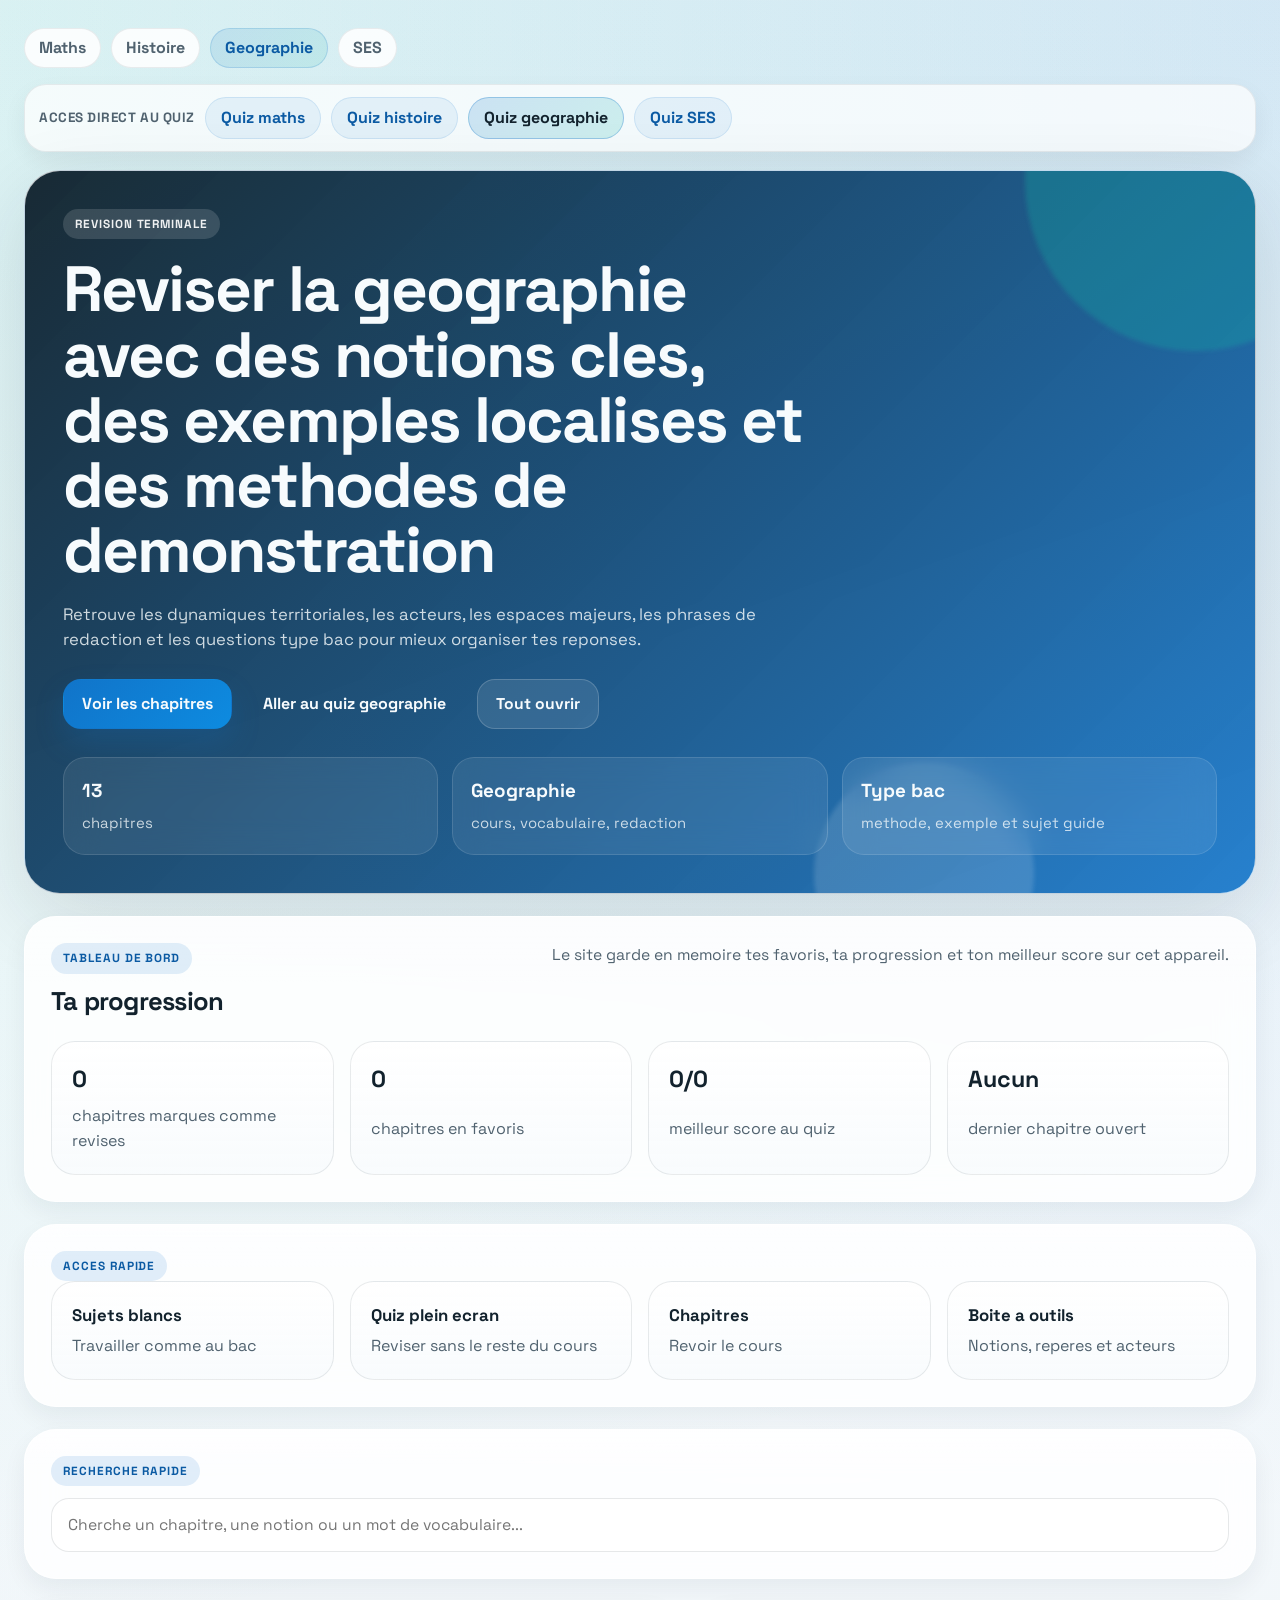
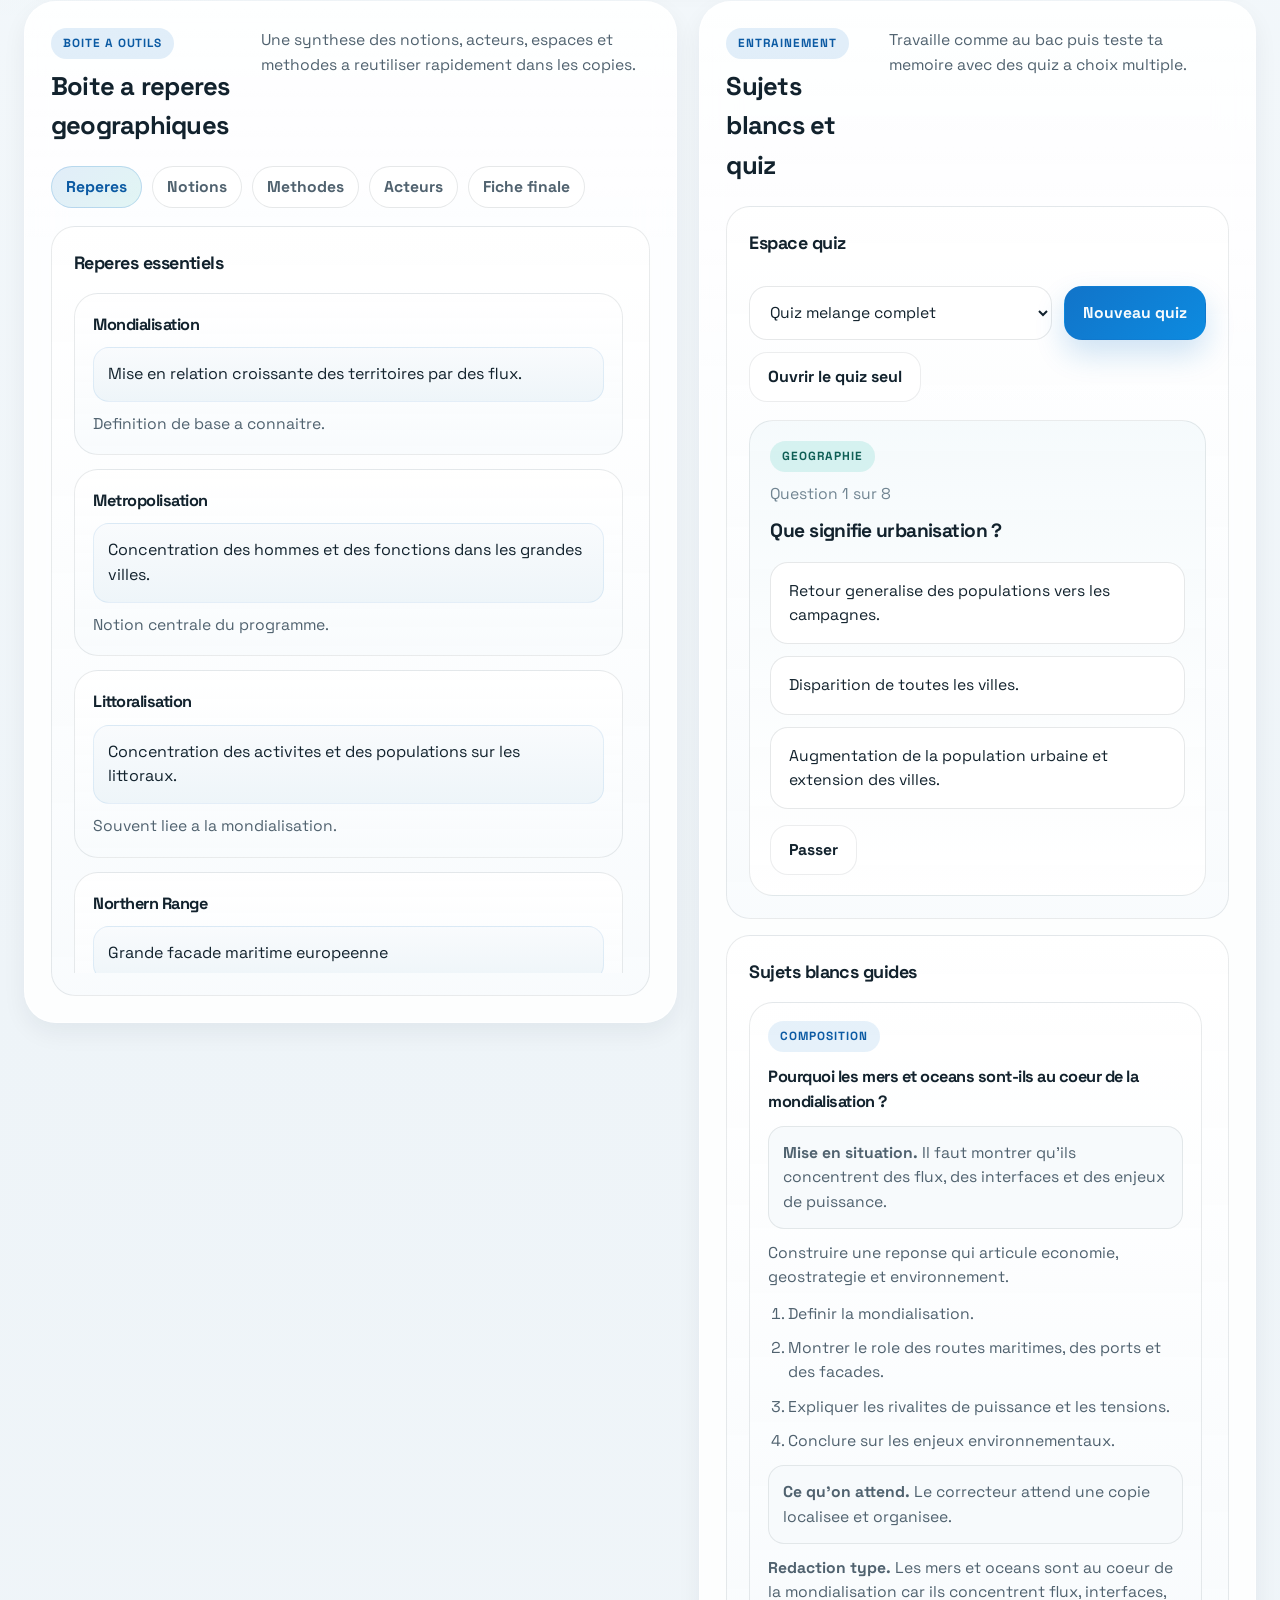
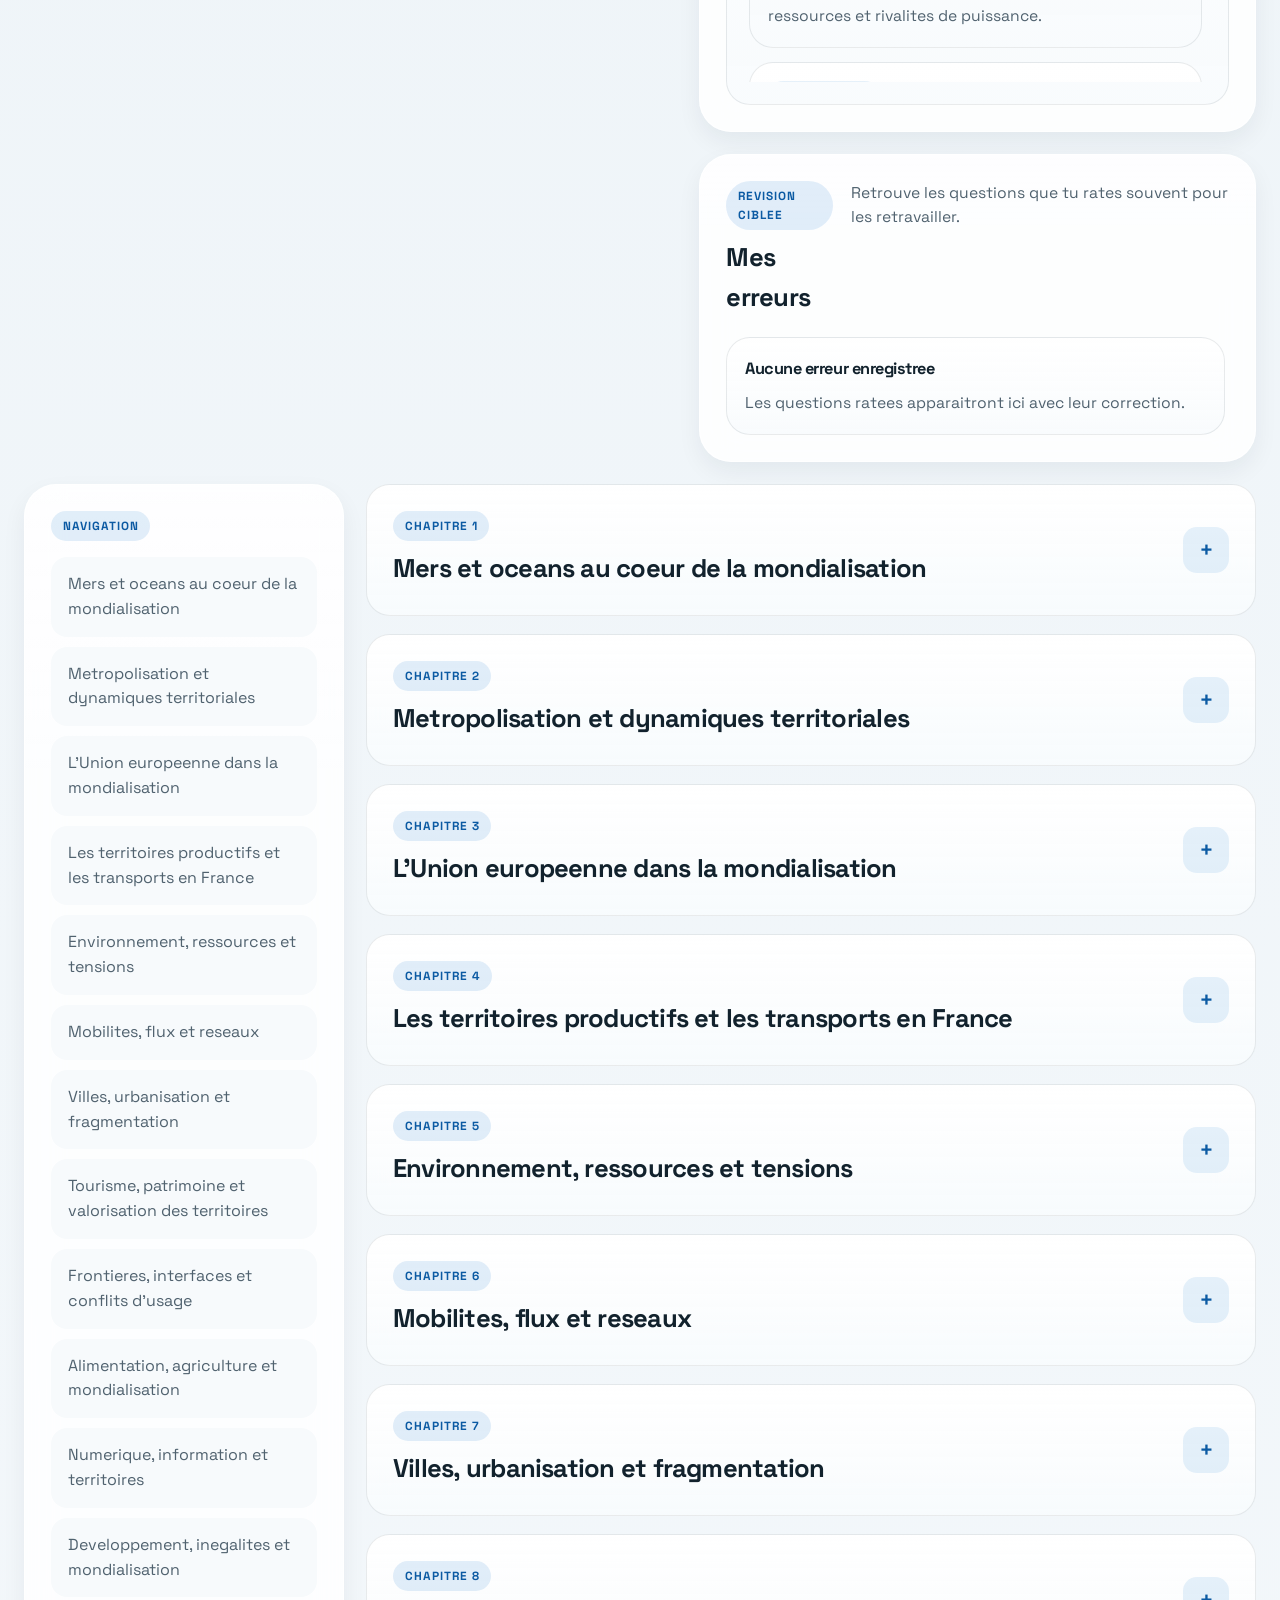
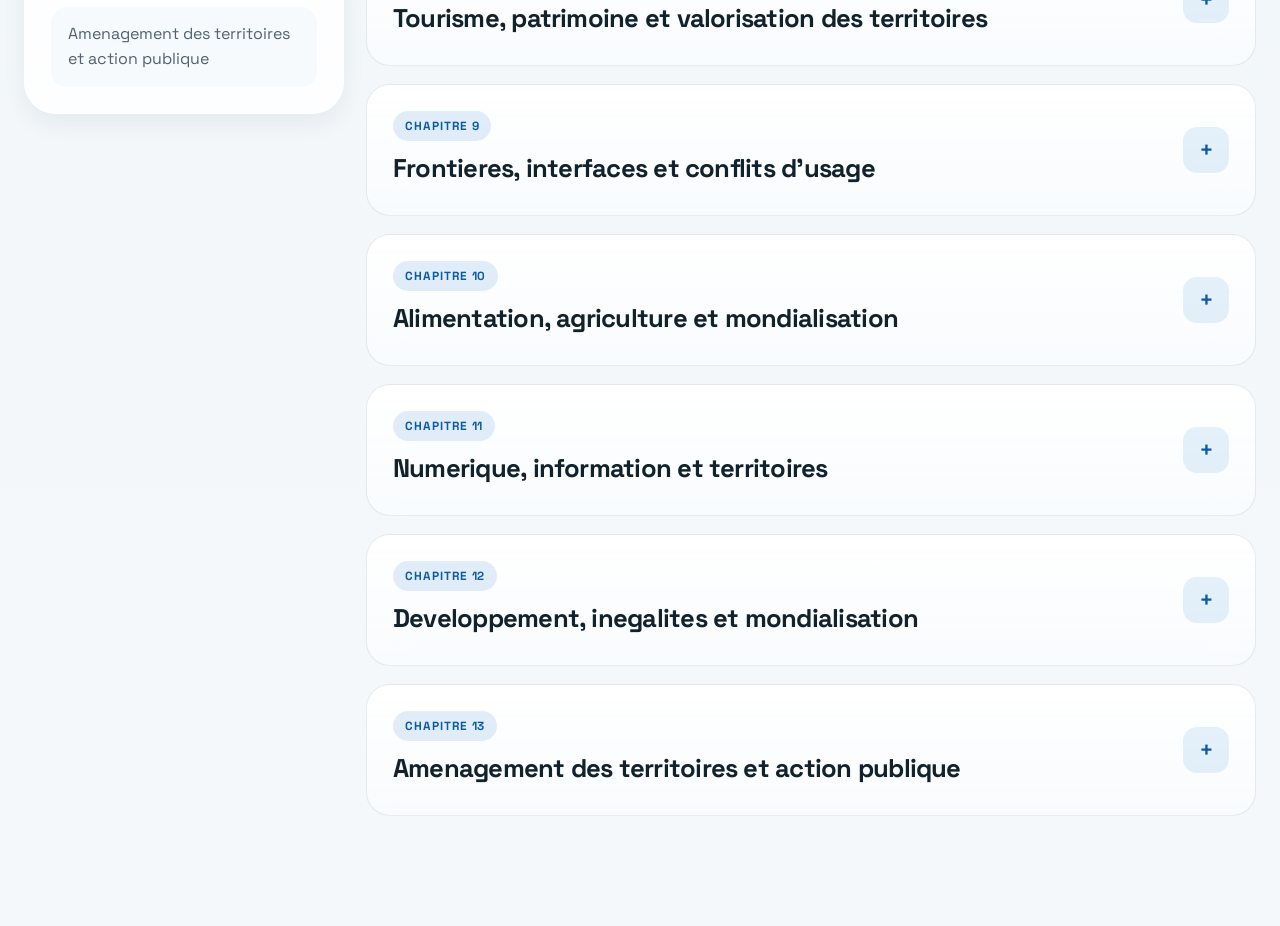
<file: geographie.html>
<!DOCTYPE html>
<html lang="fr">
  <head>
    <meta charset="UTF-8" />
    <meta name="viewport" content="width=device-width, initial-scale=1.0, viewport-fit=cover" />
    <title>Geographie - Revision Bac</title>
    <meta name="theme-color" content="#12222d" />
    <meta name="mobile-web-app-capable" content="yes" />
    <meta name="apple-mobile-web-app-capable" content="yes" />
    <meta name="apple-mobile-web-app-status-bar-style" content="default" />
    <meta name="apple-mobile-web-app-title" content="Revision Bac" />
    <link rel="manifest" href="./manifest.webmanifest" />
    <link rel="icon" href="./icon.svg" type="image/svg+xml" />
    <link rel="apple-touch-icon" href="./icon-192.png" />
    <link rel="preconnect" href="https://fonts.googleapis.com" />
    <link rel="preconnect" href="https://fonts.gstatic.com" crossorigin />
    <link href="https://fonts.googleapis.com/css2?family=Space+Grotesk:wght@400;500;700&display=swap" rel="stylesheet" />
    <link rel="stylesheet" href="./styles.css" />
  </head>
  <body data-subject="geographie">
    <div class="page-shell">
      <nav class="subject-switch" aria-label="Choix de la matiere">
        <a class="subject-pill" href="./index.html">Maths</a>
        <a class="subject-pill" href="./histoire.html">Histoire</a>
        <a class="subject-pill is-current" href="./geographie.html">Geographie</a>
        <a class="subject-pill" href="./ses.html">SES</a>
      </nav>
      <nav class="quiz-switch" aria-label="Acces direct aux quiz">
        <span class="quiz-switch-label">Acces direct au quiz</span>
        <a class="quiz-pill" href="./quiz-center.html?subject=maths">Quiz maths</a>
        <a class="quiz-pill" href="./quiz-center.html?subject=histoire">Quiz histoire</a>
        <a class="quiz-pill is-current" href="./quiz-center.html?subject=geographie">Quiz geographie</a>
        <a class="quiz-pill" href="./quiz-center.html?subject=ses">Quiz SES</a>
      </nav>
      <header class="hero">
        <p class="eyebrow" id="hero-eyebrow"></p>
        <h1 id="hero-title"></h1>
        <p class="hero-copy" id="hero-copy"></p>
        <div class="hero-actions">
          <a href="#chapitres" class="button primary">Voir les chapitres</a>
          <a href="./quiz-center.html?subject=geographie" class="button secondary">Aller au quiz geographie</a>
          <button class="button ghost" id="toggle-all" type="button">Tout ouvrir</button>
        </div>
        <div class="hero-stats">
          <div><strong id="chapter-count">0</strong><span>chapitres</span></div>
          <div><strong id="subject-name">0</strong><span>cours, vocabulaire, redaction</span></div>
          <div><strong>Type bac</strong><span>methode, exemple et sujet guide</span></div>
        </div>
      </header>
      <main>
        <section class="panel dashboard-panel">
          <div class="dashboard-head"><div><p class="section-tag">Tableau de bord</p><h2>Ta progression</h2></div><p class="dashboard-copy">Le site garde en memoire tes favoris, ta progression et ton meilleur score sur cet appareil.</p></div>
          <div class="dashboard-grid">
            <article class="dashboard-card"><strong id="progress-completed">0</strong><span>chapitres marques comme revises</span></article>
            <article class="dashboard-card"><strong id="progress-favorites">0</strong><span>chapitres en favoris</span></article>
            <article class="dashboard-card"><strong id="progress-best-quiz">0/0</strong><span>meilleur score au quiz</span></article>
            <article class="dashboard-card"><strong id="progress-last-chapter">Aucun</strong><span>dernier chapitre ouvert</span></article>
          </div>
        </section>
        <section class="panel quick-access-panel">
          <p class="section-tag">Acces rapide</p>
          <div class="quick-access-grid">
            <a class="quick-card" href="#sujets-blancs"><strong>Sujets blancs</strong><span>Travailler comme au bac</span></a>
            <a class="quick-card" id="full-quiz-link" href="./quiz-center.html?subject=geographie"><strong>Quiz plein ecran</strong><span>Reviser sans le reste du cours</span></a>
            <a class="quick-card" href="#chapitres"><strong>Chapitres</strong><span>Revoir le cours</span></a>
            <a class="quick-card" href="#boite-outils"><strong>Boite a outils</strong><span>Notions, reperes et acteurs</span></a>
          </div>
        </section>
        <section class="panel search-panel">
          <label for="search-input" class="section-tag">Recherche rapide</label>
          <input id="search-input" type="search" placeholder="Cherche un chapitre, une notion ou un mot de vocabulaire..." />
        </section>
        <section class="workspace-layout">
          <div class="workspace-main">
            <section class="panel toolbox-panel" id="boite-outils">
              <div class="training-head"><div><p class="section-tag">Boite a outils</p><h2 id="toolbox-title"></h2></div><p class="training-copy" id="toolbox-copy"></p></div>
              <div class="toolbox-tabs">
                <button class="toolbox-tab is-active" type="button" data-toolbox-target="markers">Reperes</button>
                <button class="toolbox-tab" type="button" data-toolbox-target="notions">Notions</button>
                <button class="toolbox-tab" type="button" data-toolbox-target="methods">Methodes</button>
                <button class="toolbox-tab" type="button" data-toolbox-target="actors">Acteurs</button>
                <button class="toolbox-tab" type="button" data-toolbox-target="reference">Fiche finale</button>
              </div>
              <div class="toolbox-panes">
                <section class="training-section toolbox-pane is-active" data-toolbox-pane="markers"><h3>Reperes essentiels</h3><div id="toolbox-markers" class="formula-list compact-list"></div></section>
                <section class="training-section toolbox-pane" data-toolbox-pane="notions"><h3>Notions essentielles</h3><div id="toolbox-notions" class="formula-list compact-list"></div></section>
                <section class="training-section toolbox-pane" data-toolbox-pane="methods"><h3>Methodes de copie</h3><div id="toolbox-methods" class="formula-list compact-list"></div></section>
                <section class="training-section toolbox-pane" data-toolbox-pane="actors"><h3>Acteurs a citer</h3><div id="toolbox-actors" class="formula-list compact-list"></div></section>
                <section class="training-section toolbox-pane" data-toolbox-pane="reference"><h3>Fiche finale</h3><div id="reference-sheet" class="reference-sheet"></div></section>
              </div>
            </section>
          </div>
          <div class="workspace-side">
            <section class="panel training-panel" id="sujets-blancs">
              <div class="training-head"><div><p class="section-tag">Entrainement</p><h2>Sujets blancs et quiz</h2></div><p class="training-copy">Travaille comme au bac puis teste ta memoire avec des quiz a choix multiple.</p></div>
              <div class="training-grid training-grid-single">
                <section class="training-section">
                  <div class="quiz-head">
                    <h3>Espace quiz</h3>
                    <div class="quiz-toolbar">
                      <select id="quiz-mode" class="quiz-select">
                        <option value="mixed">Quiz melange complet</option>
                        <option value="toolbox">Quiz boite a outils</option>
                        <option value="memory-course">Phrases de cours</option>
                        <option value="memory-writing">Phrases de redaction</option>
                        <option value="memory-vocab">Vocabulaire obligatoire</option>
                        <option value="mistakes">Erreurs frequentes</option>
                      </select>
                      <button class="button primary quiz-button" id="new-quiz" type="button">Nouveau quiz</button>
                      <a class="button ghost quiz-linkout" id="inline-quiz-link" href="./quiz-center.html?subject=geographie">Ouvrir le quiz seul</a>
                    </div>
                  </div>
                  <div id="quiz-box" class="quiz-box"></div>
                </section>
                <section class="training-section"><h3>Sujets blancs guides</h3><div id="mock-exams" class="mock-list compact-list"></div></section>
              </div>
            </section>
            <section class="panel training-panel" id="mes-erreurs">
              <div class="training-head"><div><p class="section-tag">Revision ciblee</p><h2>Mes erreurs</h2></div><p class="training-copy">Retrouve les questions que tu rates souvent pour les retravailler.</p></div>
              <div id="mistakes-box" class="mistakes-list compact-list"></div>
            </section>
          </div>
        </section>
        <section class="chapters-layout" id="chapitres">
          <aside class="panel sidebar"><p class="section-tag">Navigation</p><nav id="chapter-nav" class="chapter-nav"></nav></aside>
          <section id="chapters-container" class="chapters-container"></section>
        </section>
      </main>
    </div>
    <template id="chapter-template">
      <article class="panel chapter-card">
        <button class="chapter-header" type="button"><div><p class="section-tag chapter-index"></p><h2 class="chapter-title"></h2></div><span class="chapter-toggle">+</span></button>
        <div class="chapter-body">
          <div class="chapter-actions"><button class="chapter-chip favorite-chip" type="button">Ajouter aux favoris</button><button class="chapter-chip complete-chip" type="button">Marquer comme revise</button></div>
          <p class="chapter-summary"></p>
          <div class="content-grid">
            <section><h3>Definitions et savoir-faire</h3><ul class="bullet-list must-know"></ul></section>
            <section><h3>Phrases a connaitre par coeur</h3><ul class="bullet-list memory-lines"></ul></section>
          </div>
          <section class="table-section"><h3>Vocabulaire a utiliser</h3><div class="vocab-list"></div></section>
          <section class="table-section"><h3>Notions et reperes essentiels</h3><div class="property-list"></div></section>
          <section class="table-section"><h3>Reperes essentiels</h3><div class="formula-list"></div></section>
          <div class="content-grid"><section><h3>Methodes de redaction</h3><div class="method-list"></div></section><section><h3>Exemple explique</h3><div class="example-box"></div></section></div>
          <section class="exam-section"><h3>Questions type bac corrigees</h3><div class="exam-list"></div></section>
          <section class="exam-section"><h3>Phrases de redaction a reutiliser</h3><div class="writing-list"></div></section>
          <section class="exam-section"><h3>Reflexes bac a avoir</h3><div class="drill-list"></div></section>
        </div>
      </article>
    </template>
    <script src="./subject-content.js"></script>
    <script src="./quiz-generator.js"></script>
    <script src="./subject-app.js"></script>
  </body>
</html>
</file>
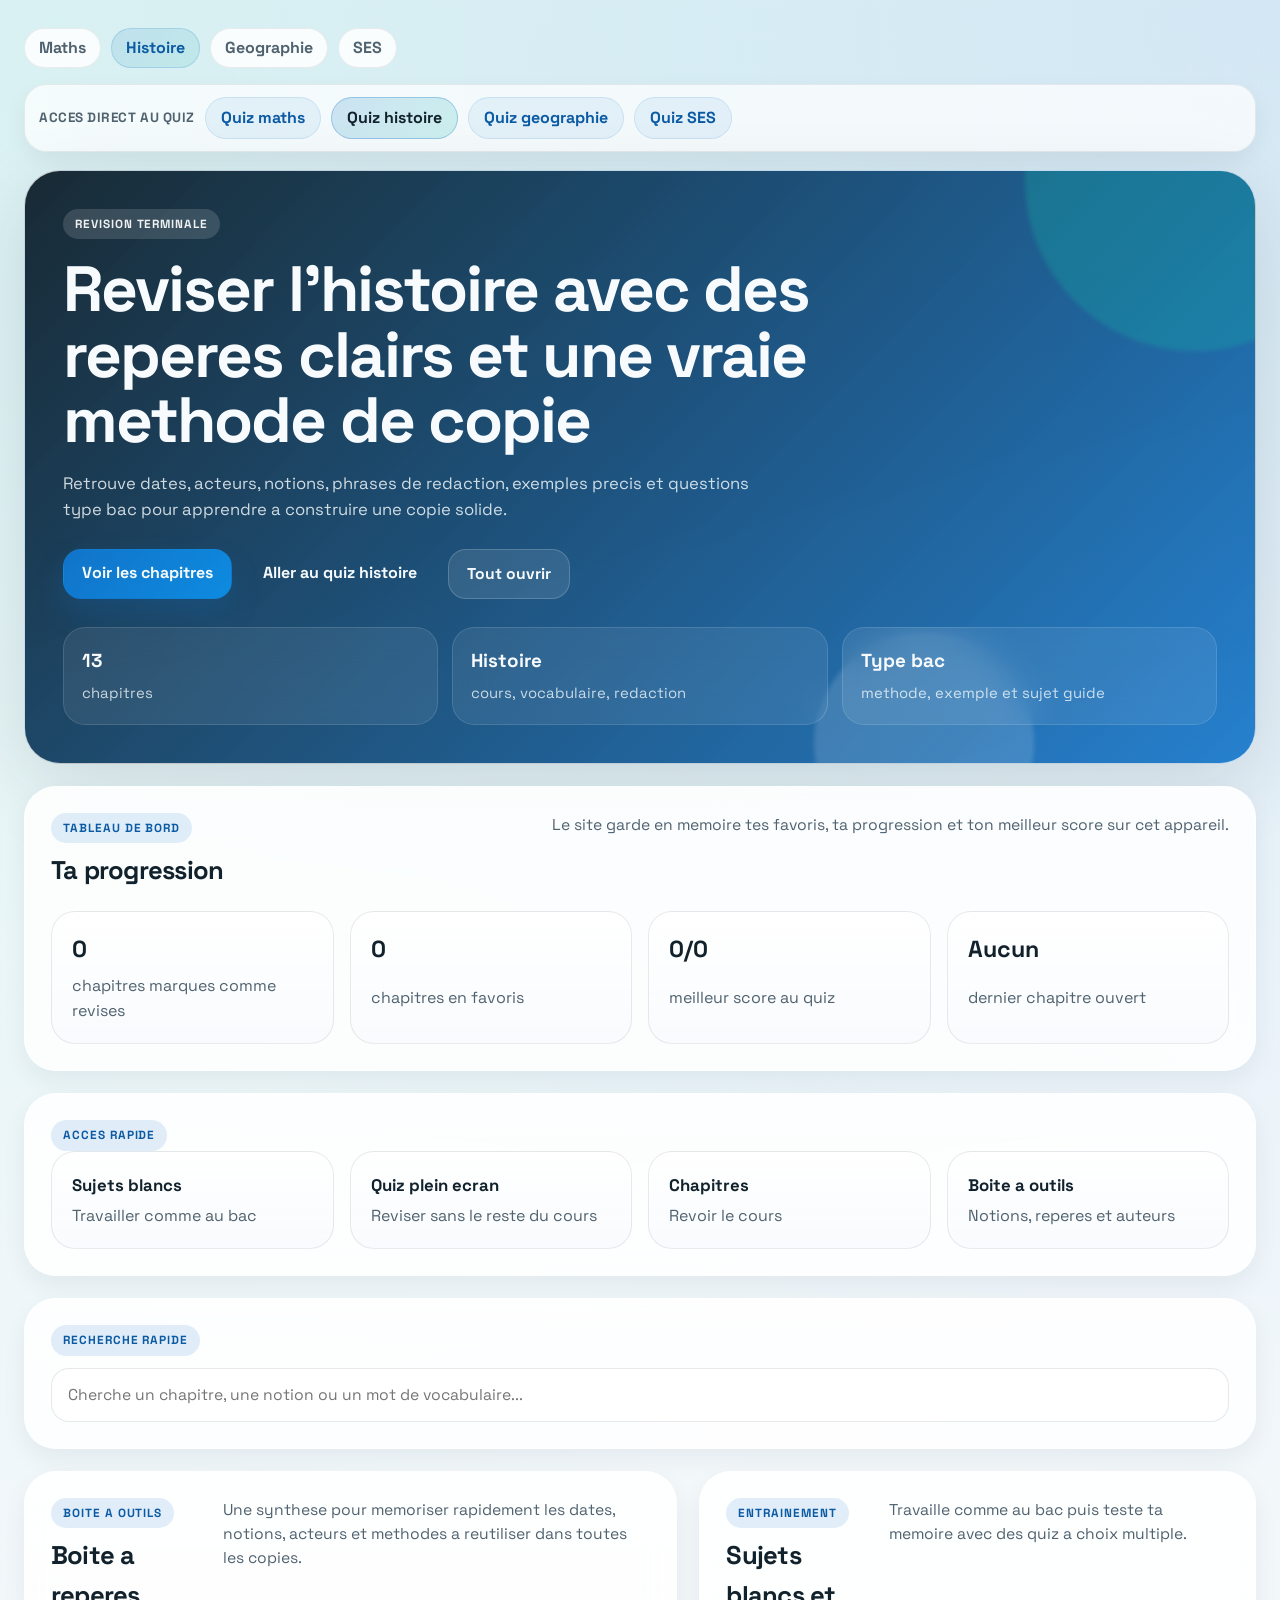
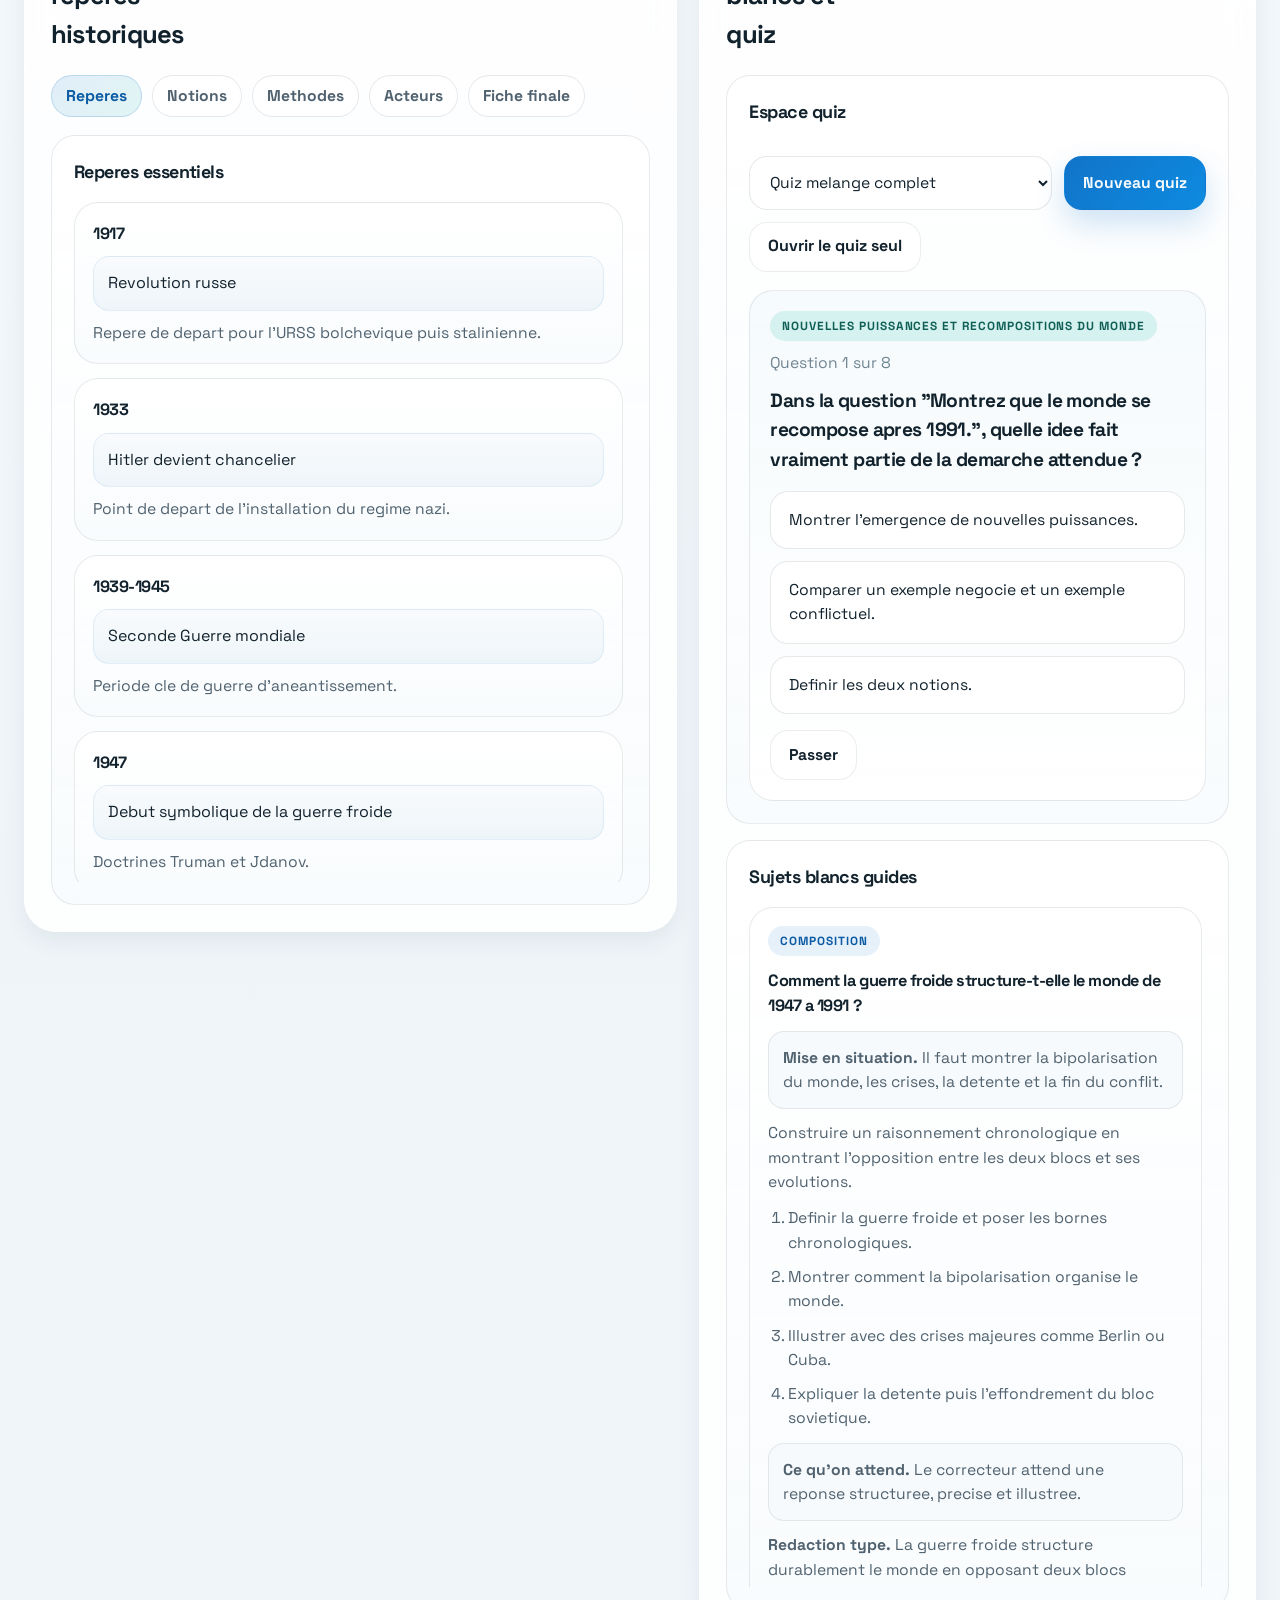
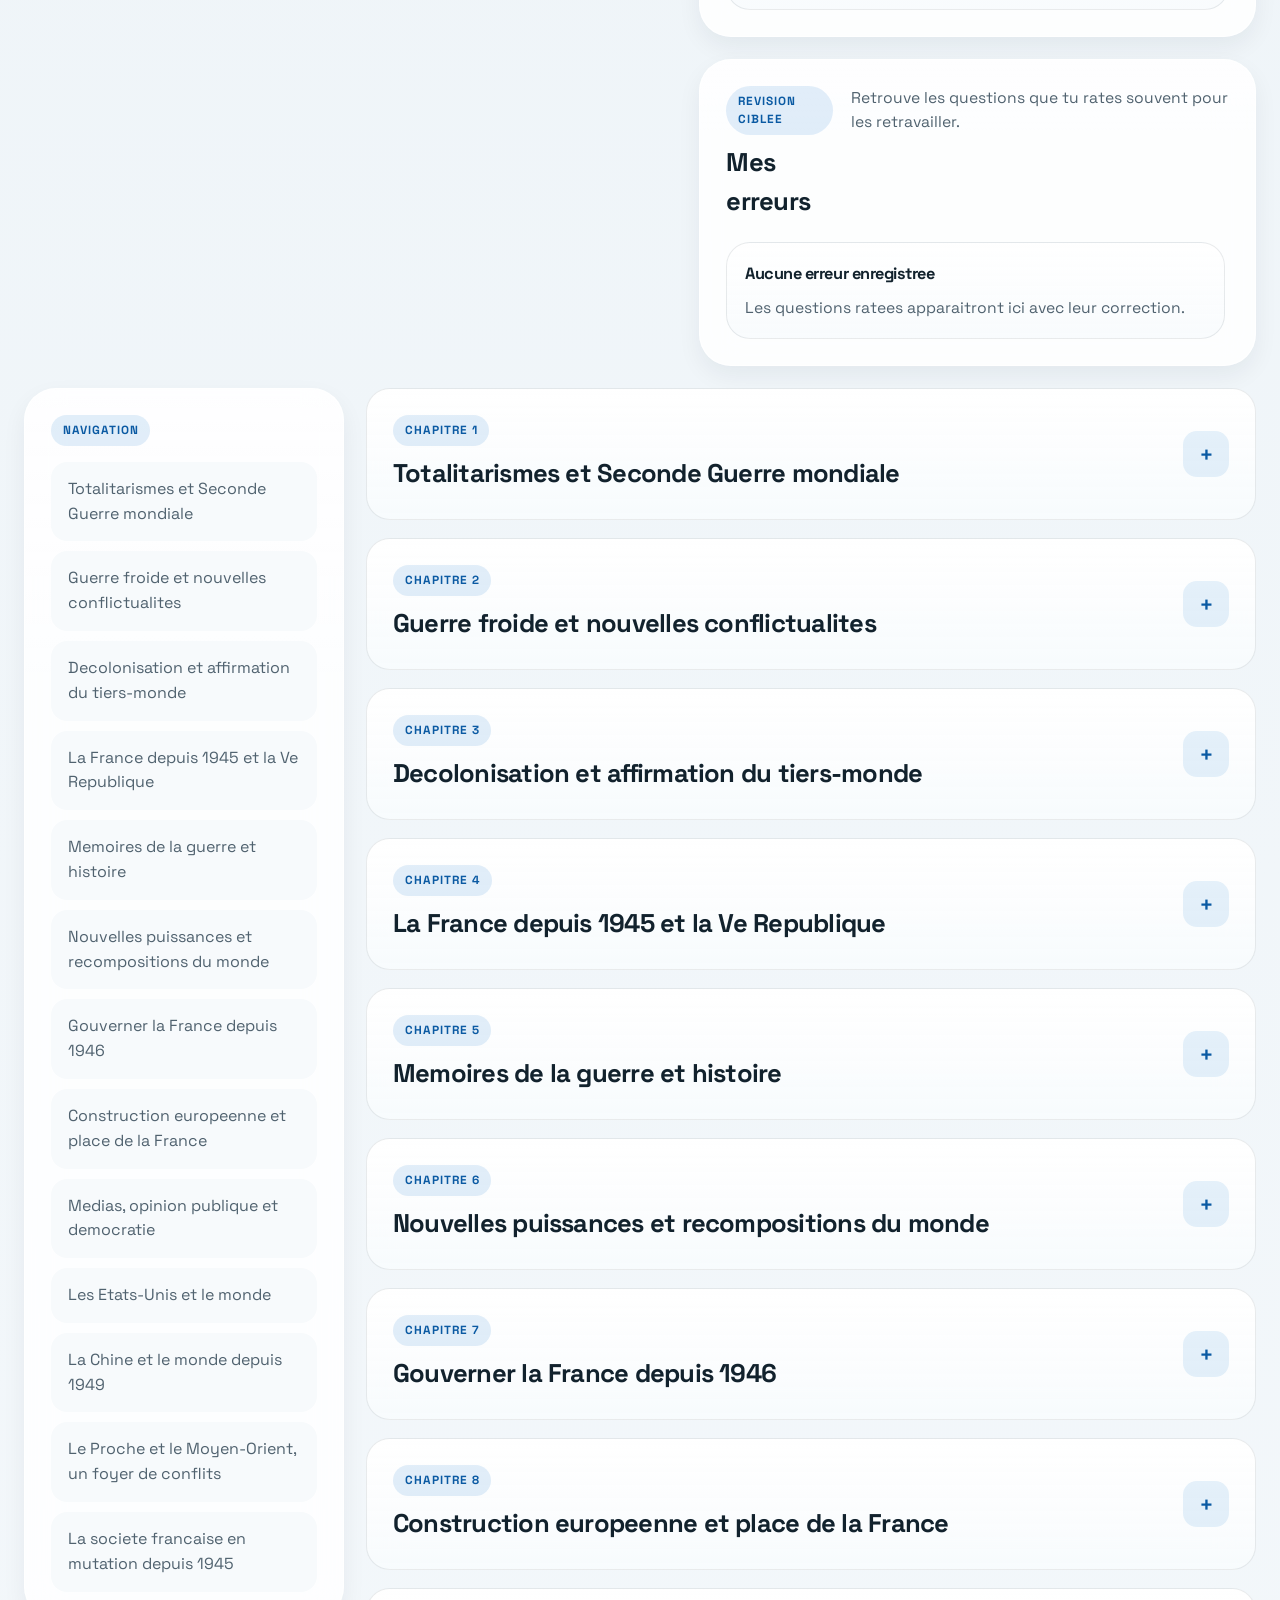
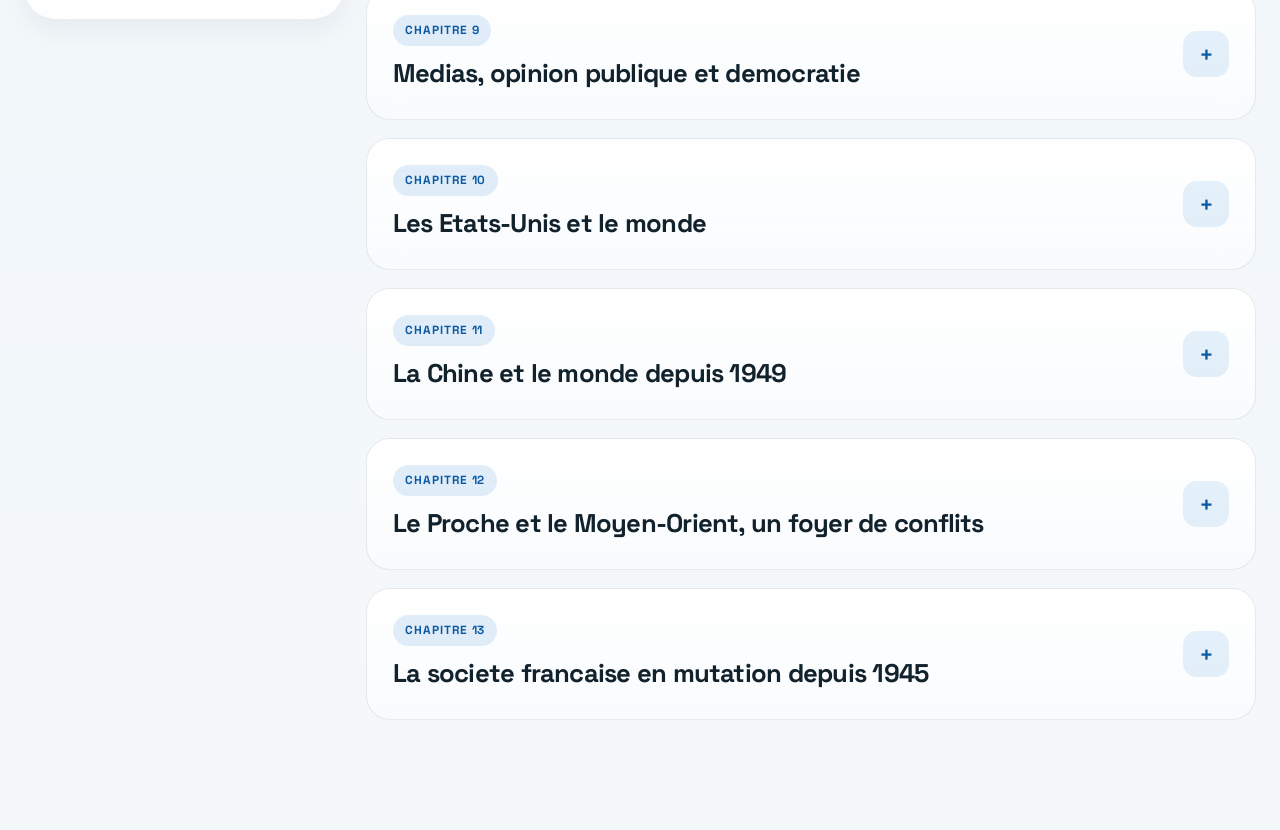
<file: histoire.html>
<!DOCTYPE html>
<html lang="fr">
  <head>
    <meta charset="UTF-8" />
    <meta name="viewport" content="width=device-width, initial-scale=1.0, viewport-fit=cover" />
    <title>Histoire - Revision Bac</title>
    <meta name="theme-color" content="#12222d" />
    <meta name="mobile-web-app-capable" content="yes" />
    <meta name="apple-mobile-web-app-capable" content="yes" />
    <meta name="apple-mobile-web-app-status-bar-style" content="default" />
    <meta name="apple-mobile-web-app-title" content="Revision Bac" />
    <link rel="manifest" href="./manifest.webmanifest" />
    <link rel="icon" href="./icon.svg" type="image/svg+xml" />
    <link rel="apple-touch-icon" href="./icon-192.png" />
    <link rel="preconnect" href="https://fonts.googleapis.com" />
    <link rel="preconnect" href="https://fonts.gstatic.com" crossorigin />
    <link href="https://fonts.googleapis.com/css2?family=Space+Grotesk:wght@400;500;700&display=swap" rel="stylesheet" />
    <link rel="stylesheet" href="./styles.css" />
  </head>
  <body data-subject="histoire">
    <div class="page-shell">
      <nav class="subject-switch" aria-label="Choix de la matiere">
        <a class="subject-pill" href="./index.html">Maths</a>
        <a class="subject-pill is-current" href="./histoire.html">Histoire</a>
        <a class="subject-pill" href="./geographie.html">Geographie</a>
        <a class="subject-pill" href="./ses.html">SES</a>
      </nav>
      <nav class="quiz-switch" aria-label="Acces direct aux quiz">
        <span class="quiz-switch-label">Acces direct au quiz</span>
        <a class="quiz-pill" href="./quiz-center.html?subject=maths">Quiz maths</a>
        <a class="quiz-pill is-current" href="./quiz-center.html?subject=histoire">Quiz histoire</a>
        <a class="quiz-pill" href="./quiz-center.html?subject=geographie">Quiz geographie</a>
        <a class="quiz-pill" href="./quiz-center.html?subject=ses">Quiz SES</a>
      </nav>

      <header class="hero">
        <p class="eyebrow" id="hero-eyebrow"></p>
        <h1 id="hero-title"></h1>
        <p class="hero-copy" id="hero-copy"></p>
        <div class="hero-actions">
          <a href="#chapitres" class="button primary">Voir les chapitres</a>
          <a href="./quiz-center.html?subject=histoire" class="button secondary">Aller au quiz histoire</a>
          <button class="button ghost" id="toggle-all" type="button">Tout ouvrir</button>
        </div>
        <div class="hero-stats">
          <div>
            <strong id="chapter-count">0</strong>
            <span>chapitres</span>
          </div>
          <div>
            <strong id="subject-name">0</strong>
            <span>cours, vocabulaire, redaction</span>
          </div>
          <div>
            <strong>Type bac</strong>
            <span>methode, exemple et sujet guide</span>
          </div>
        </div>
      </header>

      <main>
        <section class="panel dashboard-panel">
          <div class="dashboard-head">
            <div>
              <p class="section-tag">Tableau de bord</p>
              <h2>Ta progression</h2>
            </div>
            <p class="dashboard-copy">Le site garde en memoire tes favoris, ta progression et ton meilleur score sur cet appareil.</p>
          </div>
          <div class="dashboard-grid">
            <article class="dashboard-card"><strong id="progress-completed">0</strong><span>chapitres marques comme revises</span></article>
            <article class="dashboard-card"><strong id="progress-favorites">0</strong><span>chapitres en favoris</span></article>
            <article class="dashboard-card"><strong id="progress-best-quiz">0/0</strong><span>meilleur score au quiz</span></article>
            <article class="dashboard-card"><strong id="progress-last-chapter">Aucun</strong><span>dernier chapitre ouvert</span></article>
          </div>
        </section>

        <section class="panel quick-access-panel">
          <p class="section-tag">Acces rapide</p>
          <div class="quick-access-grid">
            <a class="quick-card" href="#sujets-blancs"><strong>Sujets blancs</strong><span>Travailler comme au bac</span></a>
            <a class="quick-card" id="full-quiz-link" href="./quiz-center.html?subject=histoire"><strong>Quiz plein ecran</strong><span>Reviser sans le reste du cours</span></a>
            <a class="quick-card" href="#chapitres"><strong>Chapitres</strong><span>Revoir le cours</span></a>
            <a class="quick-card" href="#boite-outils"><strong>Boite a outils</strong><span>Notions, reperes et auteurs</span></a>
          </div>
        </section>

        <section class="panel search-panel">
          <label for="search-input" class="section-tag">Recherche rapide</label>
          <input id="search-input" type="search" placeholder="Cherche un chapitre, une notion ou un mot de vocabulaire..." />
        </section>

        <section class="workspace-layout">
          <div class="workspace-main">
            <section class="panel toolbox-panel" id="boite-outils">
              <div class="training-head">
                <div>
                  <p class="section-tag">Boite a outils</p>
                  <h2 id="toolbox-title"></h2>
                </div>
                <p class="training-copy" id="toolbox-copy"></p>
              </div>
              <div class="toolbox-tabs">
                <button class="toolbox-tab is-active" type="button" data-toolbox-target="markers">Reperes</button>
                <button class="toolbox-tab" type="button" data-toolbox-target="notions">Notions</button>
                <button class="toolbox-tab" type="button" data-toolbox-target="methods">Methodes</button>
                <button class="toolbox-tab" type="button" data-toolbox-target="actors">Acteurs</button>
                <button class="toolbox-tab" type="button" data-toolbox-target="reference">Fiche finale</button>
              </div>
              <div class="toolbox-panes">
                <section class="training-section toolbox-pane is-active" data-toolbox-pane="markers"><h3>Reperes essentiels</h3><div id="toolbox-markers" class="formula-list compact-list"></div></section>
                <section class="training-section toolbox-pane" data-toolbox-pane="notions"><h3>Notions essentielles</h3><div id="toolbox-notions" class="formula-list compact-list"></div></section>
                <section class="training-section toolbox-pane" data-toolbox-pane="methods"><h3>Methodes de copie</h3><div id="toolbox-methods" class="formula-list compact-list"></div></section>
                <section class="training-section toolbox-pane" data-toolbox-pane="actors"><h3>Acteurs a citer</h3><div id="toolbox-actors" class="formula-list compact-list"></div></section>
                <section class="training-section toolbox-pane" data-toolbox-pane="reference"><h3>Fiche finale</h3><div id="reference-sheet" class="reference-sheet"></div></section>
              </div>
            </section>
          </div>

          <div class="workspace-side">
            <section class="panel training-panel" id="sujets-blancs">
              <div class="training-head">
                <div>
                  <p class="section-tag">Entrainement</p>
                  <h2>Sujets blancs et quiz</h2>
                </div>
                <p class="training-copy">Travaille comme au bac puis teste ta memoire avec des quiz a choix multiple.</p>
              </div>
              <div class="training-grid training-grid-single">
                <section class="training-section">
                  <div class="quiz-head">
                    <h3>Espace quiz</h3>
                    <div class="quiz-toolbar">
                      <select id="quiz-mode" class="quiz-select">
                        <option value="mixed">Quiz melange complet</option>
                        <option value="toolbox">Quiz boite a outils</option>
                        <option value="memory-course">Phrases de cours</option>
                        <option value="memory-writing">Phrases de redaction</option>
                        <option value="memory-vocab">Vocabulaire obligatoire</option>
                        <option value="mistakes">Erreurs frequentes</option>
                      </select>
                      <button class="button primary quiz-button" id="new-quiz" type="button">Nouveau quiz</button>
                      <a class="button ghost quiz-linkout" id="inline-quiz-link" href="./quiz-center.html?subject=histoire">Ouvrir le quiz seul</a>
                    </div>
                  </div>
                  <div id="quiz-box" class="quiz-box"></div>
                </section>
                <section class="training-section">
                  <h3>Sujets blancs guides</h3>
                  <div id="mock-exams" class="mock-list compact-list"></div>
                </section>
              </div>
            </section>

            <section class="panel training-panel" id="mes-erreurs">
              <div class="training-head">
                <div>
                  <p class="section-tag">Revision ciblee</p>
                  <h2>Mes erreurs</h2>
                </div>
                <p class="training-copy">Retrouve les questions que tu rates souvent pour les retravailler.</p>
              </div>
              <div id="mistakes-box" class="mistakes-list compact-list"></div>
            </section>
          </div>
        </section>

        <section class="chapters-layout" id="chapitres">
          <aside class="panel sidebar">
            <p class="section-tag">Navigation</p>
            <nav id="chapter-nav" class="chapter-nav"></nav>
          </aside>
          <section id="chapters-container" class="chapters-container"></section>
        </section>
      </main>
    </div>

    <template id="chapter-template">
      <article class="panel chapter-card">
        <button class="chapter-header" type="button">
          <div>
            <p class="section-tag chapter-index"></p>
            <h2 class="chapter-title"></h2>
          </div>
          <span class="chapter-toggle">+</span>
        </button>
        <div class="chapter-body">
          <div class="chapter-actions">
            <button class="chapter-chip favorite-chip" type="button">Ajouter aux favoris</button>
            <button class="chapter-chip complete-chip" type="button">Marquer comme revise</button>
          </div>
          <p class="chapter-summary"></p>
          <div class="content-grid">
            <section><h3>Definitions et savoir-faire</h3><ul class="bullet-list must-know"></ul></section>
            <section><h3>Phrases a connaitre par coeur</h3><ul class="bullet-list memory-lines"></ul></section>
          </div>
          <section class="table-section"><h3>Vocabulaire a utiliser</h3><div class="vocab-list"></div></section>
          <section class="table-section"><h3>Notions et reperes essentiels</h3><div class="property-list"></div></section>
          <section class="table-section"><h3>Reperes essentiels</h3><div class="formula-list"></div></section>
          <div class="content-grid">
            <section><h3>Methodes de redaction</h3><div class="method-list"></div></section>
            <section><h3>Exemple explique</h3><div class="example-box"></div></section>
          </div>
          <section class="exam-section"><h3>Questions type bac corrigees</h3><div class="exam-list"></div></section>
          <section class="exam-section"><h3>Phrases de redaction a reutiliser</h3><div class="writing-list"></div></section>
          <section class="exam-section"><h3>Reflexes bac a avoir</h3><div class="drill-list"></div></section>
        </div>
      </article>
    </template>

    <script src="./subject-content.js"></script>
    <script src="./quiz-generator.js"></script>
    <script src="./subject-app.js"></script>
  </body>
</html>
</file>
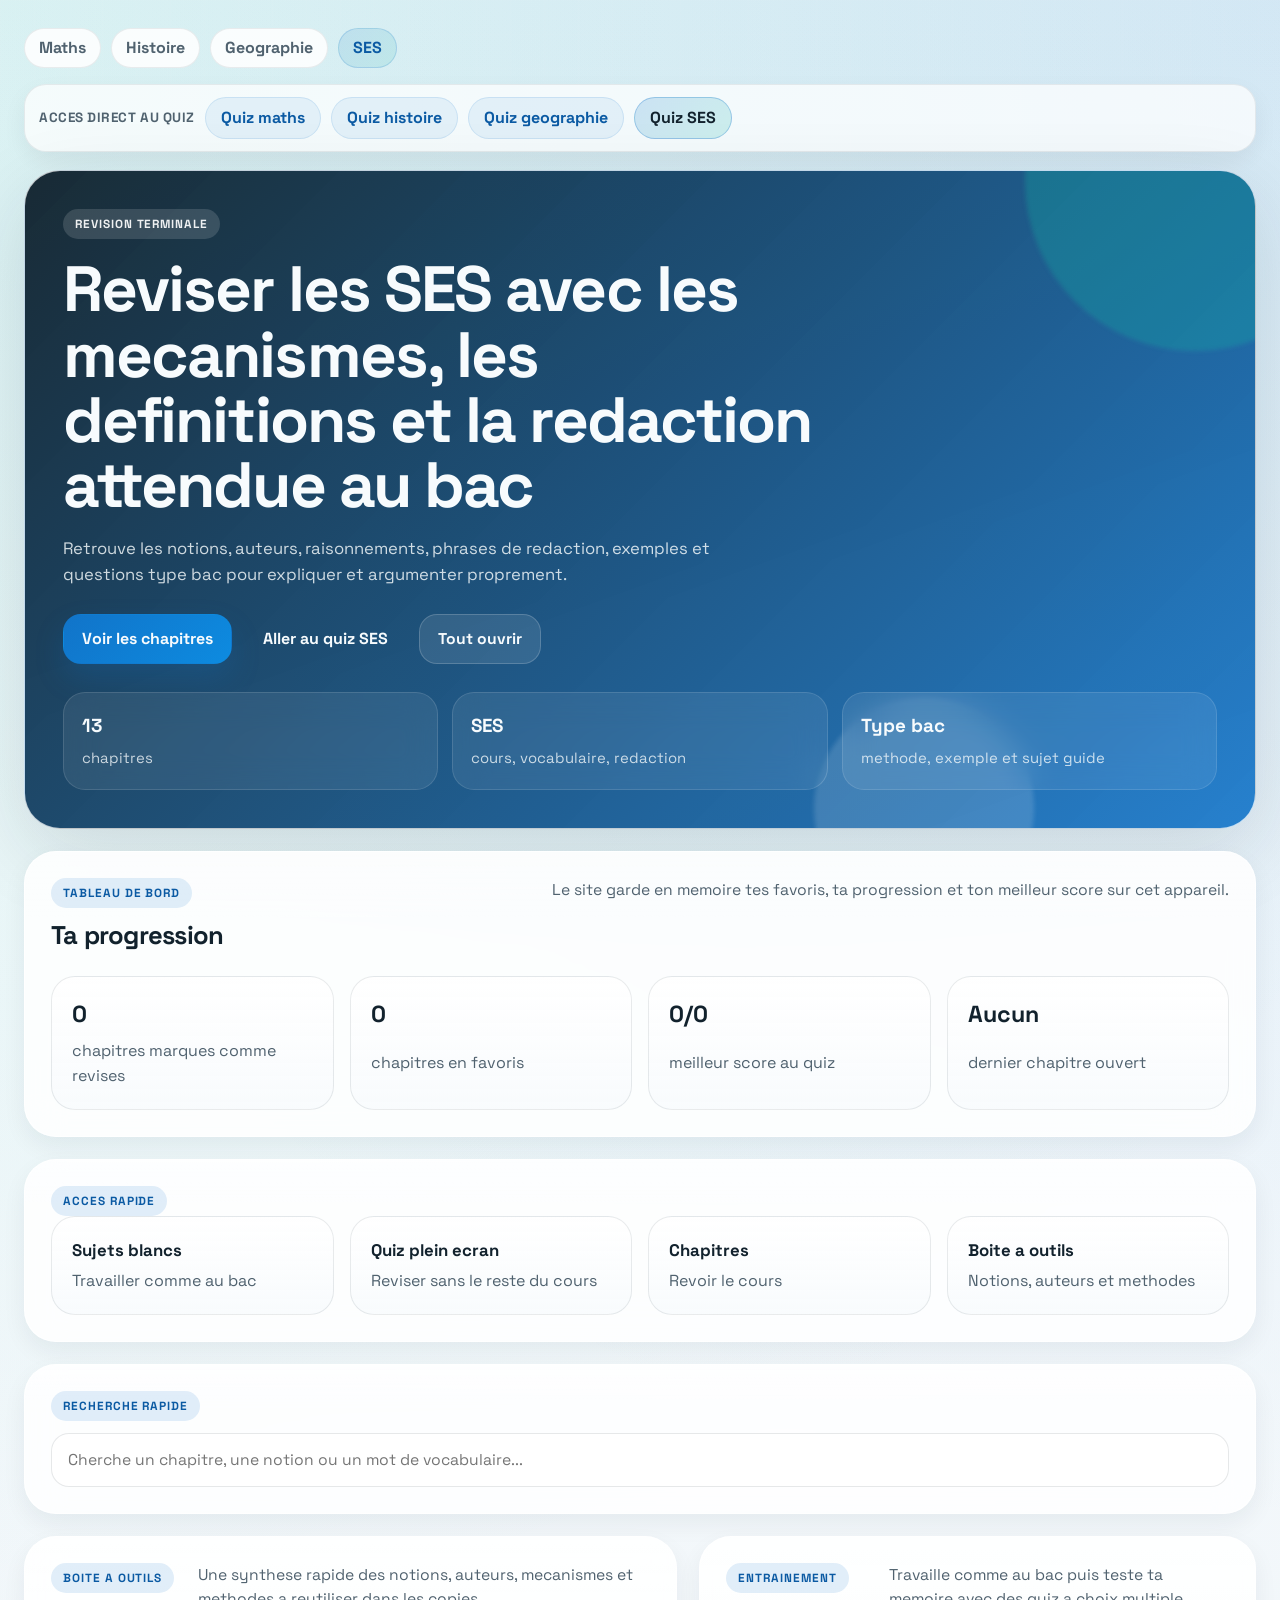
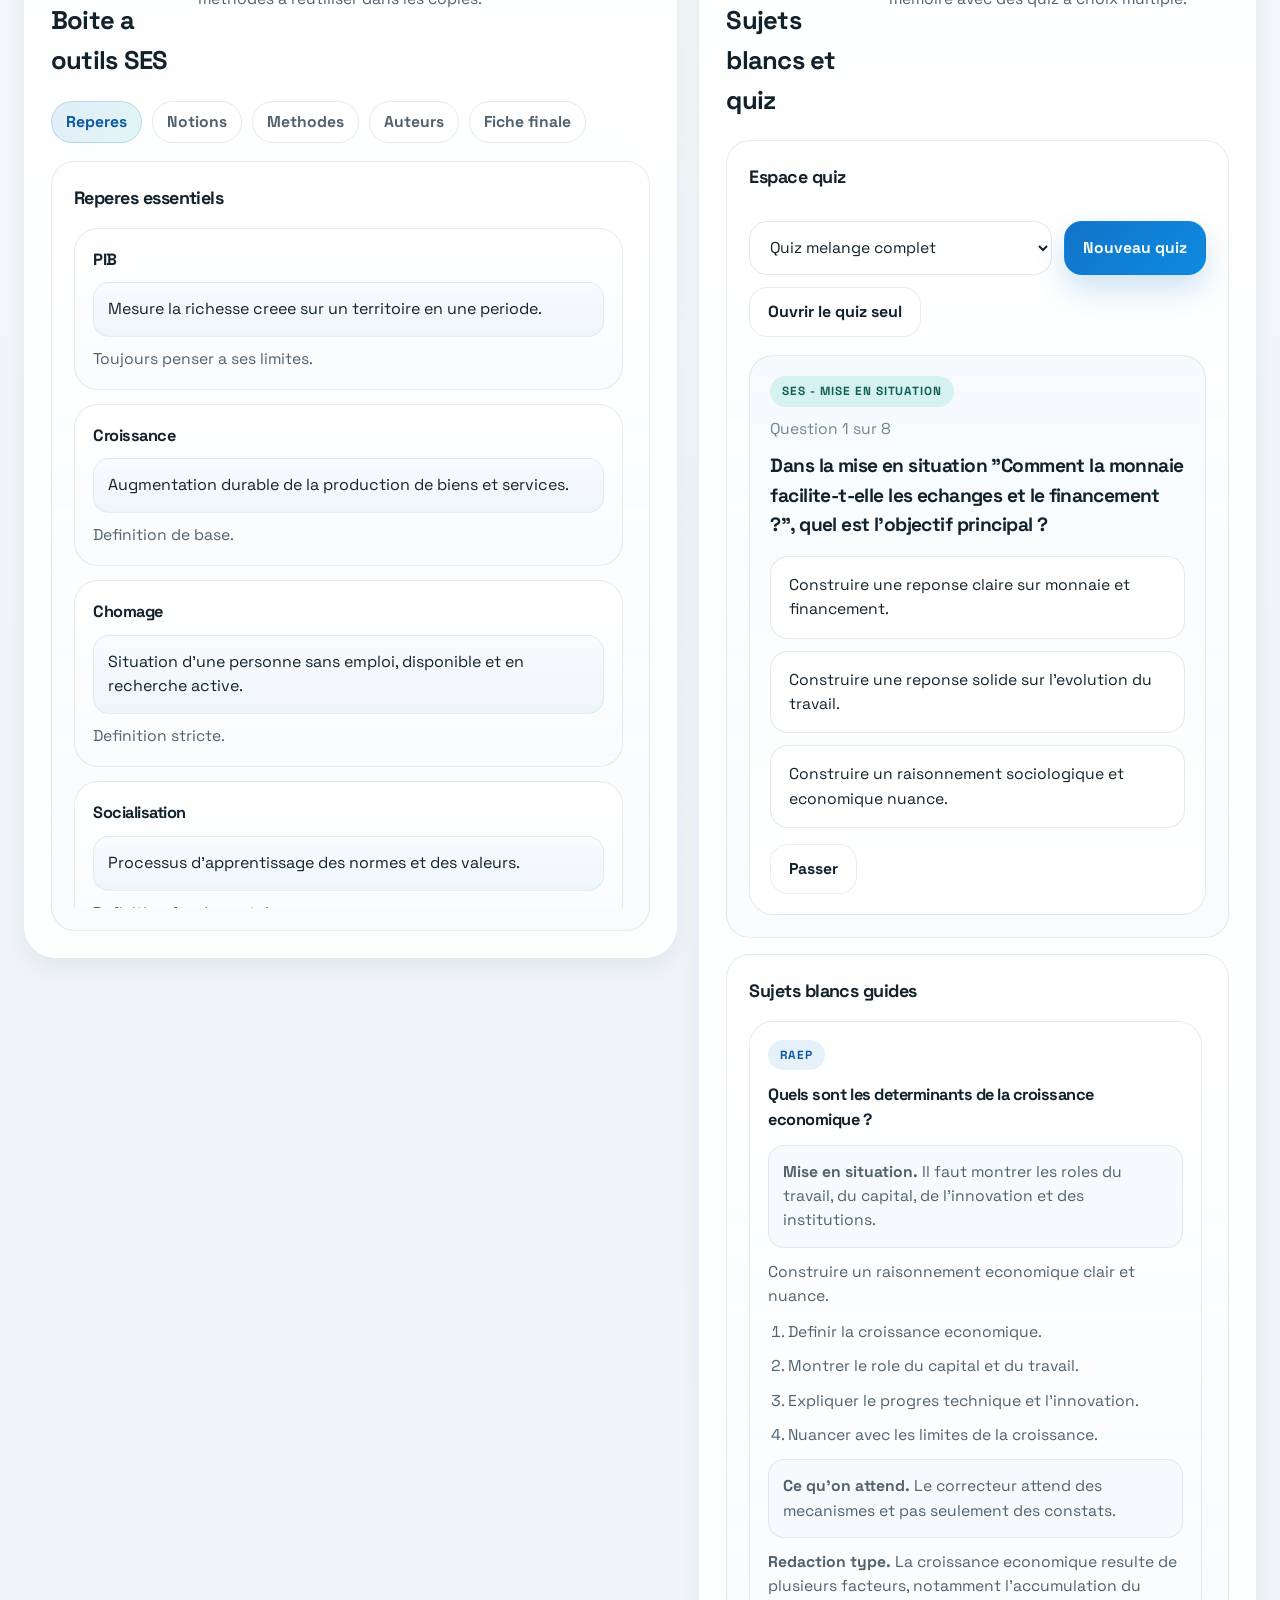
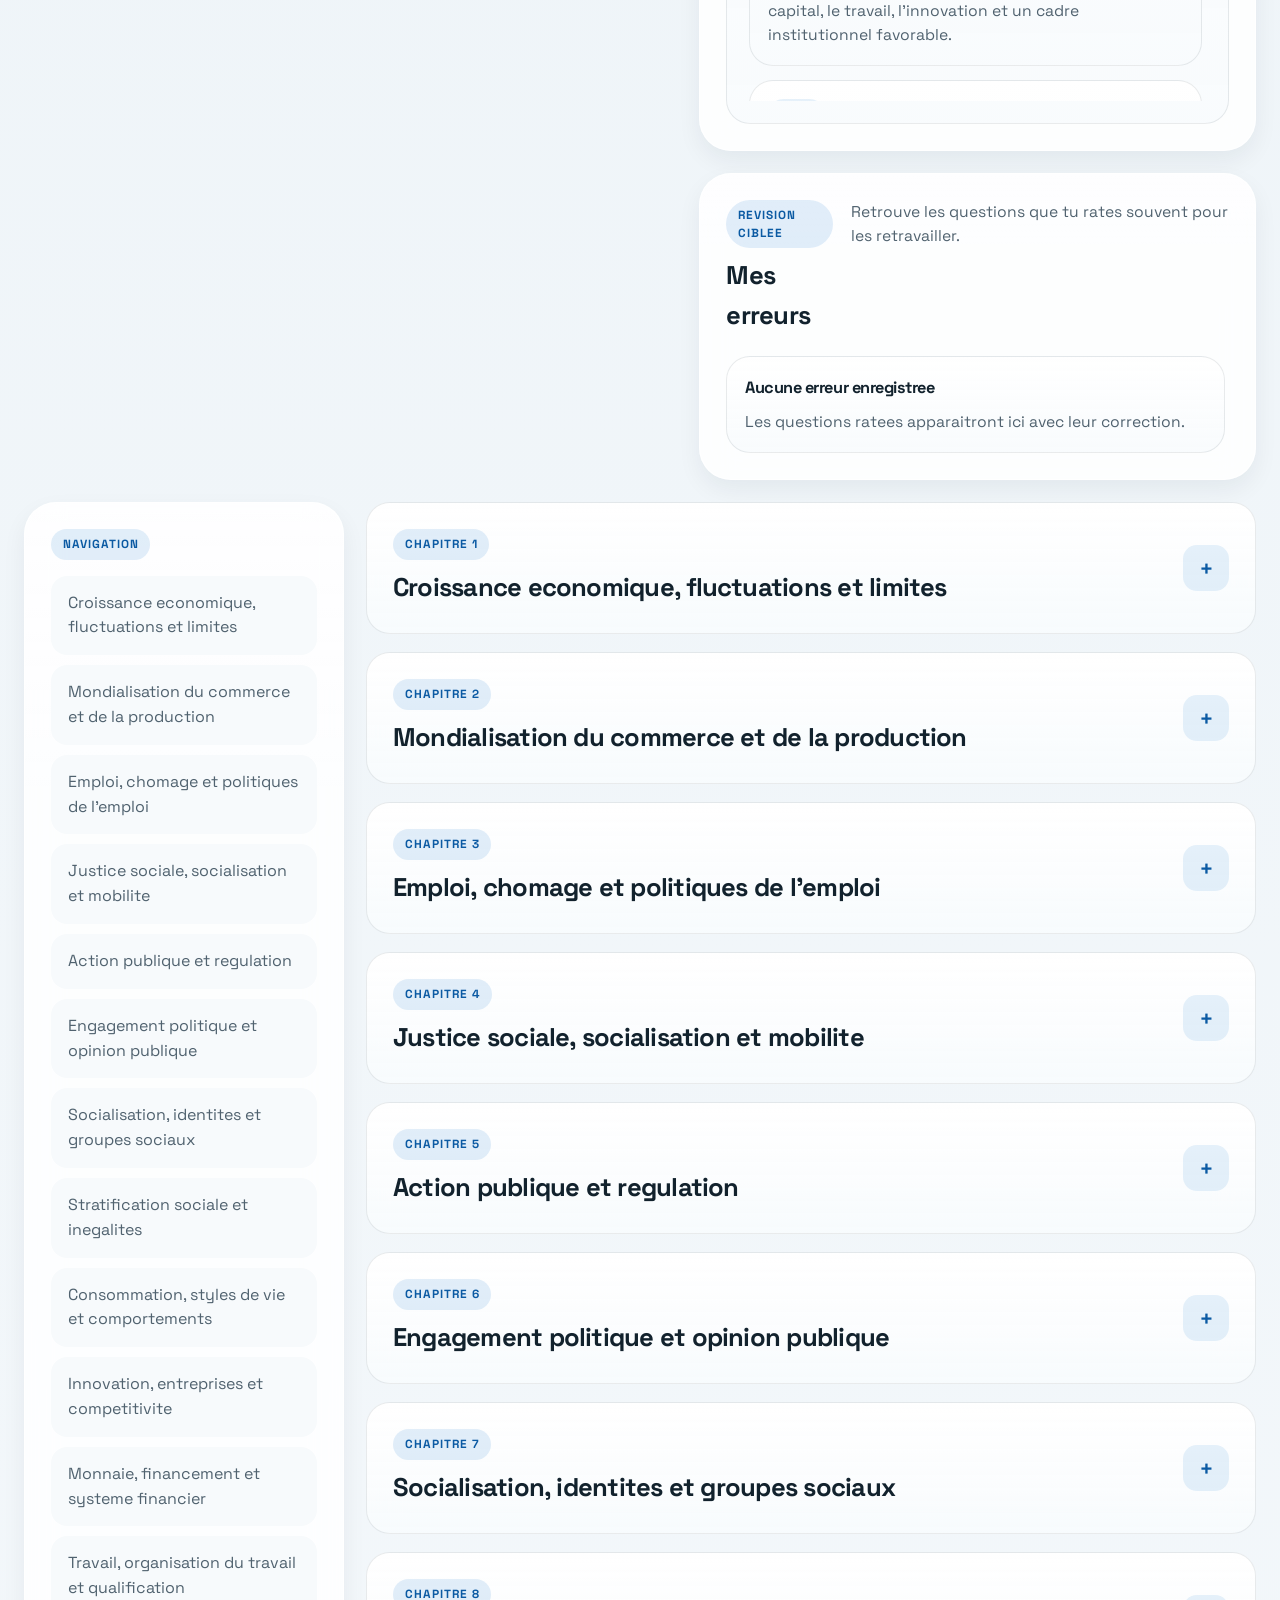
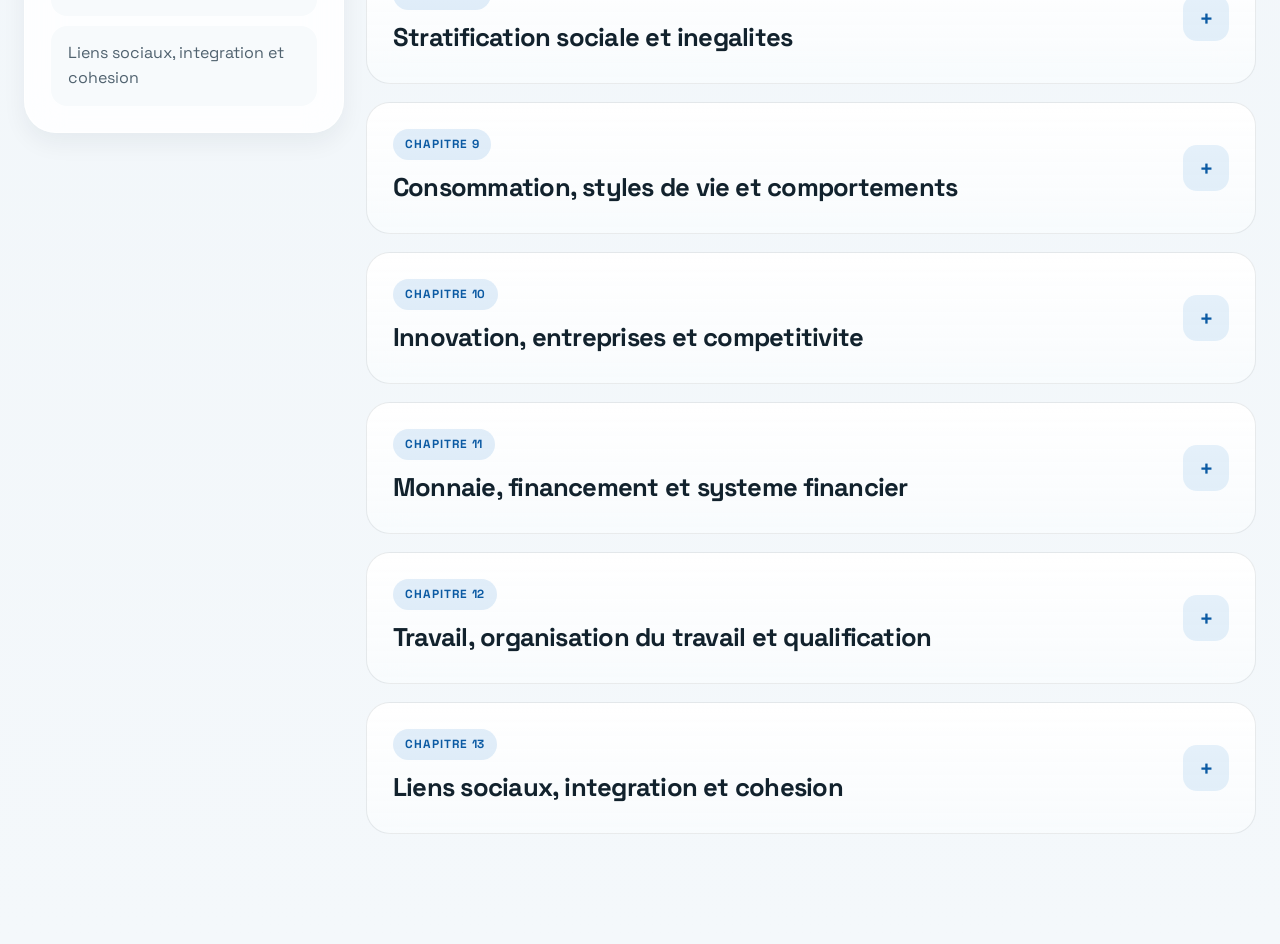
<file: ses.html>
<!DOCTYPE html>
<html lang="fr">
  <head>
    <meta charset="UTF-8" />
    <meta name="viewport" content="width=device-width, initial-scale=1.0, viewport-fit=cover" />
    <title>SES - Revision Bac</title>
    <meta name="theme-color" content="#12222d" />
    <meta name="mobile-web-app-capable" content="yes" />
    <meta name="apple-mobile-web-app-capable" content="yes" />
    <meta name="apple-mobile-web-app-status-bar-style" content="default" />
    <meta name="apple-mobile-web-app-title" content="Revision Bac" />
    <link rel="manifest" href="./manifest.webmanifest" />
    <link rel="icon" href="./icon.svg" type="image/svg+xml" />
    <link rel="apple-touch-icon" href="./icon-192.png" />
    <link rel="preconnect" href="https://fonts.googleapis.com" />
    <link rel="preconnect" href="https://fonts.gstatic.com" crossorigin />
    <link href="https://fonts.googleapis.com/css2?family=Space+Grotesk:wght@400;500;700&display=swap" rel="stylesheet" />
    <link rel="stylesheet" href="./styles.css" />
  </head>
  <body data-subject="ses">
    <div class="page-shell">
      <nav class="subject-switch" aria-label="Choix de la matiere">
        <a class="subject-pill" href="./index.html">Maths</a>
        <a class="subject-pill" href="./histoire.html">Histoire</a>
        <a class="subject-pill" href="./geographie.html">Geographie</a>
        <a class="subject-pill is-current" href="./ses.html">SES</a>
      </nav>
      <nav class="quiz-switch" aria-label="Acces direct aux quiz">
        <span class="quiz-switch-label">Acces direct au quiz</span>
        <a class="quiz-pill" href="./quiz-center.html?subject=maths">Quiz maths</a>
        <a class="quiz-pill" href="./quiz-center.html?subject=histoire">Quiz histoire</a>
        <a class="quiz-pill" href="./quiz-center.html?subject=geographie">Quiz geographie</a>
        <a class="quiz-pill is-current" href="./quiz-center.html?subject=ses">Quiz SES</a>
      </nav>
      <header class="hero">
        <p class="eyebrow" id="hero-eyebrow"></p>
        <h1 id="hero-title"></h1>
        <p class="hero-copy" id="hero-copy"></p>
        <div class="hero-actions">
          <a href="#chapitres" class="button primary">Voir les chapitres</a>
          <a href="./quiz-center.html?subject=ses" class="button secondary">Aller au quiz SES</a>
          <button class="button ghost" id="toggle-all" type="button">Tout ouvrir</button>
        </div>
        <div class="hero-stats">
          <div><strong id="chapter-count">0</strong><span>chapitres</span></div>
          <div><strong id="subject-name">0</strong><span>cours, vocabulaire, redaction</span></div>
          <div><strong>Type bac</strong><span>methode, exemple et sujet guide</span></div>
        </div>
      </header>
      <main>
        <section class="panel dashboard-panel">
          <div class="dashboard-head"><div><p class="section-tag">Tableau de bord</p><h2>Ta progression</h2></div><p class="dashboard-copy">Le site garde en memoire tes favoris, ta progression et ton meilleur score sur cet appareil.</p></div>
          <div class="dashboard-grid">
            <article class="dashboard-card"><strong id="progress-completed">0</strong><span>chapitres marques comme revises</span></article>
            <article class="dashboard-card"><strong id="progress-favorites">0</strong><span>chapitres en favoris</span></article>
            <article class="dashboard-card"><strong id="progress-best-quiz">0/0</strong><span>meilleur score au quiz</span></article>
            <article class="dashboard-card"><strong id="progress-last-chapter">Aucun</strong><span>dernier chapitre ouvert</span></article>
          </div>
        </section>
        <section class="panel quick-access-panel">
          <p class="section-tag">Acces rapide</p>
          <div class="quick-access-grid">
            <a class="quick-card" href="#sujets-blancs"><strong>Sujets blancs</strong><span>Travailler comme au bac</span></a>
            <a class="quick-card" id="full-quiz-link" href="./quiz-center.html?subject=ses"><strong>Quiz plein ecran</strong><span>Reviser sans le reste du cours</span></a>
            <a class="quick-card" href="#chapitres"><strong>Chapitres</strong><span>Revoir le cours</span></a>
            <a class="quick-card" href="#boite-outils"><strong>Boite a outils</strong><span>Notions, auteurs et methodes</span></a>
          </div>
        </section>
        <section class="panel search-panel">
          <label for="search-input" class="section-tag">Recherche rapide</label>
          <input id="search-input" type="search" placeholder="Cherche un chapitre, une notion ou un mot de vocabulaire..." />
        </section>
        <section class="workspace-layout">
          <div class="workspace-main">
            <section class="panel toolbox-panel" id="boite-outils">
              <div class="training-head"><div><p class="section-tag">Boite a outils</p><h2 id="toolbox-title"></h2></div><p class="training-copy" id="toolbox-copy"></p></div>
              <div class="toolbox-tabs">
                <button class="toolbox-tab is-active" type="button" data-toolbox-target="markers">Reperes</button>
                <button class="toolbox-tab" type="button" data-toolbox-target="notions">Notions</button>
                <button class="toolbox-tab" type="button" data-toolbox-target="methods">Methodes</button>
                <button class="toolbox-tab" type="button" data-toolbox-target="actors">Auteurs</button>
                <button class="toolbox-tab" type="button" data-toolbox-target="reference">Fiche finale</button>
              </div>
              <div class="toolbox-panes">
                <section class="training-section toolbox-pane is-active" data-toolbox-pane="markers"><h3>Reperes essentiels</h3><div id="toolbox-markers" class="formula-list compact-list"></div></section>
                <section class="training-section toolbox-pane" data-toolbox-pane="notions"><h3>Notions essentielles</h3><div id="toolbox-notions" class="formula-list compact-list"></div></section>
                <section class="training-section toolbox-pane" data-toolbox-pane="methods"><h3>Methodes de copie</h3><div id="toolbox-methods" class="formula-list compact-list"></div></section>
                <section class="training-section toolbox-pane" data-toolbox-pane="actors"><h3>Auteurs a citer</h3><div id="toolbox-actors" class="formula-list compact-list"></div></section>
                <section class="training-section toolbox-pane" data-toolbox-pane="reference"><h3>Fiche finale</h3><div id="reference-sheet" class="reference-sheet"></div></section>
              </div>
            </section>
          </div>
          <div class="workspace-side">
            <section class="panel training-panel" id="sujets-blancs">
              <div class="training-head"><div><p class="section-tag">Entrainement</p><h2>Sujets blancs et quiz</h2></div><p class="training-copy">Travaille comme au bac puis teste ta memoire avec des quiz a choix multiple.</p></div>
              <div class="training-grid training-grid-single">
                <section class="training-section">
                  <div class="quiz-head">
                    <h3>Espace quiz</h3>
                    <div class="quiz-toolbar">
                      <select id="quiz-mode" class="quiz-select">
                        <option value="mixed">Quiz melange complet</option>
                        <option value="toolbox">Quiz boite a outils</option>
                        <option value="memory-course">Phrases de cours</option>
                        <option value="memory-writing">Phrases de redaction</option>
                        <option value="memory-vocab">Vocabulaire obligatoire</option>
                        <option value="mistakes">Erreurs frequentes</option>
                      </select>
                      <button class="button primary quiz-button" id="new-quiz" type="button">Nouveau quiz</button>
                      <a class="button ghost quiz-linkout" id="inline-quiz-link" href="./quiz-center.html?subject=ses">Ouvrir le quiz seul</a>
                    </div>
                  </div>
                  <div id="quiz-box" class="quiz-box"></div>
                </section>
                <section class="training-section"><h3>Sujets blancs guides</h3><div id="mock-exams" class="mock-list compact-list"></div></section>
              </div>
            </section>
            <section class="panel training-panel" id="mes-erreurs">
              <div class="training-head"><div><p class="section-tag">Revision ciblee</p><h2>Mes erreurs</h2></div><p class="training-copy">Retrouve les questions que tu rates souvent pour les retravailler.</p></div>
              <div id="mistakes-box" class="mistakes-list compact-list"></div>
            </section>
          </div>
        </section>
        <section class="chapters-layout" id="chapitres">
          <aside class="panel sidebar"><p class="section-tag">Navigation</p><nav id="chapter-nav" class="chapter-nav"></nav></aside>
          <section id="chapters-container" class="chapters-container"></section>
        </section>
      </main>
    </div>
    <template id="chapter-template">
      <article class="panel chapter-card">
        <button class="chapter-header" type="button"><div><p class="section-tag chapter-index"></p><h2 class="chapter-title"></h2></div><span class="chapter-toggle">+</span></button>
        <div class="chapter-body">
          <div class="chapter-actions"><button class="chapter-chip favorite-chip" type="button">Ajouter aux favoris</button><button class="chapter-chip complete-chip" type="button">Marquer comme revise</button></div>
          <p class="chapter-summary"></p>
          <div class="content-grid">
            <section><h3>Definitions et savoir-faire</h3><ul class="bullet-list must-know"></ul></section>
            <section><h3>Phrases a connaitre par coeur</h3><ul class="bullet-list memory-lines"></ul></section>
          </div>
          <section class="table-section"><h3>Vocabulaire a utiliser</h3><div class="vocab-list"></div></section>
          <section class="table-section"><h3>Notions et reperes essentiels</h3><div class="property-list"></div></section>
          <section class="table-section"><h3>Reperes essentiels</h3><div class="formula-list"></div></section>
          <div class="content-grid"><section><h3>Methodes de redaction</h3><div class="method-list"></div></section><section><h3>Exemple explique</h3><div class="example-box"></div></section></div>
          <section class="exam-section"><h3>Questions type bac corrigees</h3><div class="exam-list"></div></section>
          <section class="exam-section"><h3>Phrases de redaction a reutiliser</h3><div class="writing-list"></div></section>
          <section class="exam-section"><h3>Reflexes bac a avoir</h3><div class="drill-list"></div></section>
        </div>
      </article>
    </template>
    <script src="./subject-content.js"></script>
    <script src="./quiz-generator.js"></script>
    <script src="./subject-app.js"></script>
  </body>
</html>
</file>
<file: styles.css>
:root {
  --bg: #f4f8fb;
  --bg-soft: #edf4f7;
  --surface: rgba(255, 255, 255, 0.86);
  --surface-strong: #ffffff;
  --surface-muted: #f7fafc;
  --border: rgba(18, 34, 45, 0.09);
  --border-strong: rgba(18, 34, 45, 0.14);
  --text: #12222d;
  --text-soft: #50626f;
  --text-faint: #718592;
  --primary: #1174c9;
  --primary-strong: #0b5aa3;
  --primary-soft: rgba(17, 116, 201, 0.12);
  --accent: #14b8a6;
  --accent-soft: rgba(20, 184, 166, 0.14);
  --success: #0e9f6e;
  --success-soft: rgba(14, 159, 110, 0.12);
  --danger: #d14343;
  --danger-soft: rgba(209, 67, 67, 0.12);
  --warning: #d9822b;
  --shadow-lg: 0 24px 80px rgba(18, 34, 45, 0.12);
  --shadow-md: 0 16px 40px rgba(18, 34, 45, 0.08);
  --shadow-sm: 0 10px 24px rgba(18, 34, 45, 0.06);
  --radius-xl: 32px;
  --radius-lg: 24px;
  --radius-md: 18px;
  --radius-sm: 14px;
  --page-max: 1360px;
}

*,
*::before,
*::after {
  box-sizing: border-box;
}

html {
  scroll-behavior: smooth;
}

body {
  margin: 0;
  min-height: 100vh;
  font-family: "Space Grotesk", sans-serif;
  color: var(--text);
  background:
    radial-gradient(circle at top left, rgba(20, 184, 166, 0.12), transparent 28%),
    radial-gradient(circle at top right, rgba(17, 116, 201, 0.14), transparent 26%),
    linear-gradient(180deg, #f9fcfe 0%, #eef4f8 45%, #f4f8fb 100%);
  line-height: 1.55;
}

body::before {
  content: "";
  position: fixed;
  inset: 0;
  pointer-events: none;
  background-image:
    linear-gradient(rgba(255, 255, 255, 0.25) 1px, transparent 1px),
    linear-gradient(90deg, rgba(255, 255, 255, 0.25) 1px, transparent 1px);
  background-size: 34px 34px;
  mask-image: linear-gradient(180deg, rgba(0, 0, 0, 0.22), transparent 80%);
  opacity: 0.55;
}

a {
  color: inherit;
  text-decoration: none;
}

button,
input,
select {
  font: inherit;
}

button {
  border: 0;
  background: none;
  cursor: pointer;
}

strong {
  font-weight: 700;
}

h1,
h2,
h3,
h4,
p,
ul,
ol {
  margin: 0;
}

h1,
h2,
h3,
h4 {
  letter-spacing: -0.03em;
}

p,
li,
label,
input,
select,
button {
  font-size: 0.98rem;
}

.page-shell {
  position: relative;
  max-width: var(--page-max);
  margin: 0 auto;
  padding: 28px 24px 110px;
}

.subject-switch {
  display: flex;
  flex-wrap: wrap;
  gap: 10px;
  margin-bottom: 16px;
}

.quiz-switch {
  display: flex;
  flex-wrap: wrap;
  align-items: center;
  gap: 10px;
  margin-bottom: 18px;
  padding: 12px 14px;
  border: 1px solid rgba(18, 34, 45, 0.08);
  border-radius: 22px;
  background: rgba(255, 255, 255, 0.72);
  box-shadow: var(--shadow-sm);
}

.quiz-switch-label {
  color: var(--text-soft);
  font-size: 0.84rem;
  font-weight: 700;
  letter-spacing: 0.04em;
  text-transform: uppercase;
}

.subject-pill {
  display: inline-flex;
  align-items: center;
  justify-content: center;
  min-height: 40px;
  padding: 0 14px;
  border-radius: 999px;
  border: 1px solid rgba(18, 34, 45, 0.08);
  background: rgba(255, 255, 255, 0.86);
  color: var(--text-soft);
  font-weight: 700;
  transition: transform 160ms ease, border-color 160ms ease, background 160ms ease;
}

.subject-pill:hover,
.subject-pill:focus-visible {
  transform: translateY(-1px);
  border-color: rgba(17, 116, 201, 0.22);
}

.subject-pill.is-current {
  background: linear-gradient(135deg, rgba(17, 116, 201, 0.12), rgba(20, 184, 166, 0.12));
  color: var(--primary-strong);
  border-color: rgba(17, 116, 201, 0.18);
}

.quiz-pill {
  display: inline-flex;
  align-items: center;
  justify-content: center;
  min-height: 42px;
  padding: 0 15px;
  border-radius: 999px;
  border: 1px solid rgba(17, 116, 201, 0.12);
  background: rgba(17, 116, 201, 0.08);
  color: var(--primary-strong);
  font-weight: 700;
  transition: transform 160ms ease, background 160ms ease, border-color 160ms ease;
}

.quiz-pill:hover,
.quiz-pill:focus-visible {
  transform: translateY(-1px);
  border-color: rgba(17, 116, 201, 0.26);
  background: rgba(17, 116, 201, 0.12);
}

.quiz-pill.is-current {
  background: linear-gradient(135deg, rgba(17, 116, 201, 0.18), rgba(20, 184, 166, 0.18));
  border-color: rgba(17, 116, 201, 0.3);
  color: var(--text);
}

.page-shell > main {
  display: grid;
  gap: 22px;
}

.hero {
  position: relative;
  overflow: hidden;
  padding: 38px;
  margin-bottom: 22px;
  border: 1px solid rgba(255, 255, 255, 0.72);
  border-radius: 36px;
  background:
    linear-gradient(135deg, rgba(18, 34, 45, 0.96), rgba(17, 116, 201, 0.9)),
    linear-gradient(160deg, rgba(20, 184, 166, 0.2), transparent);
  box-shadow: var(--shadow-lg);
  color: #f7fbfd;
}

.hero::before,
.hero::after {
  content: "";
  position: absolute;
  border-radius: 999px;
  filter: blur(2px);
}

.hero::before {
  width: 340px;
  height: 340px;
  top: -160px;
  right: -110px;
  background: rgba(20, 184, 166, 0.28);
}

.hero::after {
  width: 220px;
  height: 220px;
  right: 18%;
  bottom: -90px;
  background: rgba(255, 255, 255, 0.14);
}

.hero > * {
  position: relative;
  z-index: 1;
}

.eyebrow,
.section-tag,
.quiz-tag,
.mock-tag,
.writing-tag,
.property-kind,
.reference-label {
  display: inline-flex;
  align-items: center;
  gap: 8px;
  width: fit-content;
  padding: 6px 12px;
  border-radius: 999px;
  font-size: 0.74rem;
  font-weight: 700;
  letter-spacing: 0.08em;
  text-transform: uppercase;
}

.eyebrow {
  margin-bottom: 18px;
  background: rgba(255, 255, 255, 0.14);
  color: rgba(255, 255, 255, 0.92);
}

.hero h1 {
  max-width: 760px;
  font-size: clamp(2.3rem, 5vw, 4.5rem);
  line-height: 1.02;
}

.hero-copy {
  max-width: 720px;
  margin-top: 18px;
  color: rgba(247, 251, 253, 0.82);
  font-size: 1.04rem;
}

.hero-actions {
  display: flex;
  flex-wrap: wrap;
  gap: 12px;
  margin-top: 26px;
}

.hero-stats {
  display: grid;
  grid-template-columns: repeat(3, minmax(0, 1fr));
  gap: 14px;
  margin-top: 28px;
}

.hero-stats div {
  padding: 18px;
  border: 1px solid rgba(255, 255, 255, 0.12);
  border-radius: 22px;
  background: rgba(255, 255, 255, 0.08);
  backdrop-filter: blur(16px);
}

.hero-stats strong {
  display: block;
  margin-bottom: 6px;
  font-size: 1.18rem;
}

.hero-stats span {
  color: rgba(247, 251, 253, 0.78);
  font-size: 0.93rem;
}

.panel {
  position: relative;
  overflow: hidden;
  padding: 26px;
  border: 1px solid rgba(255, 255, 255, 0.8);
  border-radius: var(--radius-xl);
  background: var(--surface);
  backdrop-filter: blur(18px);
  box-shadow: var(--shadow-sm);
}

.panel::before {
  content: "";
  position: absolute;
  inset: 0;
  pointer-events: none;
  background: linear-gradient(180deg, rgba(255, 255, 255, 0.34), transparent 24%);
}

.panel > * {
  position: relative;
  z-index: 1;
}

.section-tag,
.quiz-tag,
.mock-tag,
.writing-tag,
.property-kind,
.reference-label {
  background: var(--primary-soft);
  color: var(--primary-strong);
}

.dashboard-head,
.training-head {
  display: flex;
  justify-content: space-between;
  align-items: start;
  gap: 18px;
  margin-bottom: 20px;
}

.dashboard-head h2,
.training-head h2,
.install-copy h2,
.intro-panel h2 {
  margin-top: 8px;
  font-size: clamp(1.45rem, 2vw, 2.1rem);
}

.dashboard-copy,
.training-copy,
.install-copy p,
.chapter-summary,
.intro-grid p {
  color: var(--text-soft);
}

.dashboard-grid,
.quick-access-grid,
.toolbox-grid,
.training-grid,
.content-grid {
  display: grid;
  gap: 16px;
}

.dashboard-grid,
.quick-access-grid {
  grid-template-columns: repeat(4, minmax(0, 1fr));
}

.dashboard-card,
.quick-card,
.training-section,
.chapter-card,
.mock-card,
.mistake-card,
.formula-card,
.vocab-card,
.property-card,
.method-card,
.exam-card,
.writing-card,
.drill-card,
.example-card,
.reference-row {
  border: 1px solid var(--border);
  border-radius: var(--radius-lg);
  background: linear-gradient(180deg, rgba(255, 255, 255, 0.96), rgba(248, 251, 253, 0.92));
  box-shadow: inset 0 1px 0 rgba(255, 255, 255, 0.7);
}

.dashboard-card {
  display: grid;
  gap: 6px;
  padding: 20px;
}

.dashboard-card strong {
  font-size: 1.45rem;
}

.dashboard-card span {
  color: var(--text-soft);
}

.quick-card {
  display: grid;
  gap: 6px;
  padding: 20px;
  transition: transform 180ms ease, box-shadow 180ms ease, border-color 180ms ease;
}

.quick-card:hover,
.quick-card:focus-visible {
  transform: translateY(-3px);
  border-color: rgba(17, 116, 201, 0.22);
  box-shadow: var(--shadow-md);
}

.quick-card strong {
  font-size: 1.05rem;
}

.quick-card span {
  color: var(--text-soft);
}

.install-panel {
  display: grid;
  grid-template-columns: 1.4fr 0.9fr;
  gap: 18px;
  align-items: stretch;
}

.install-card {
  display: flex;
  flex-direction: column;
  justify-content: center;
  gap: 10px;
  padding: 22px;
  border-radius: 26px;
  background: linear-gradient(145deg, rgba(17, 116, 201, 0.08), rgba(20, 184, 166, 0.12));
  border: 1px solid rgba(17, 116, 201, 0.14);
}

.install-url {
  padding: 12px 14px;
  border-radius: 16px;
  background: rgba(255, 255, 255, 0.85);
  color: var(--primary-strong);
  word-break: break-word;
  font-weight: 700;
}

.install-note {
  color: var(--text-faint);
  font-size: 0.92rem;
}

.intro-grid {
  display: grid;
  grid-template-columns: repeat(3, minmax(0, 1fr));
  gap: 14px;
  margin-top: 18px;
}

.intro-grid article {
  padding: 18px;
  border-radius: 22px;
  background: var(--surface-muted);
  border: 1px solid var(--border);
}

.intro-grid h3 {
  margin-bottom: 8px;
  font-size: 1.05rem;
}

.search-panel {
  display: grid;
  gap: 12px;
}

#search-input,
.quiz-select {
  width: 100%;
  min-height: 54px;
  padding: 0 16px;
  border: 1px solid rgba(18, 34, 45, 0.1);
  border-radius: 18px;
  background: rgba(255, 255, 255, 0.95);
  color: var(--text);
  outline: none;
  transition: border-color 180ms ease, box-shadow 180ms ease, transform 180ms ease;
}

#search-input:focus,
.quiz-select:focus {
  border-color: rgba(17, 116, 201, 0.28);
  box-shadow: 0 0 0 4px rgba(17, 116, 201, 0.08);
}

.toolbox-grid,
.training-grid {
  grid-template-columns: repeat(2, minmax(0, 1fr));
}

.workspace-layout {
  display: grid;
  grid-template-columns: minmax(0, 1.08fr) minmax(360px, 0.92fr);
  gap: 22px;
  align-items: start;
}

.workspace-main,
.workspace-side {
  display: grid;
  gap: 22px;
}

.workspace-side {
  position: sticky;
  top: 18px;
}

.training-grid-single {
  grid-template-columns: 1fr;
}

.training-section {
  padding: 22px;
}

.training-section h3 {
  margin-bottom: 16px;
  font-size: 1.12rem;
}

.toolbox-summary {
  margin-top: 16px;
}

.toolbox-tabs {
  display: flex;
  flex-wrap: wrap;
  gap: 10px;
  margin-bottom: 18px;
}

.toolbox-tab {
  min-height: 42px;
  padding: 0 14px;
  border-radius: 999px;
  border: 1px solid rgba(18, 34, 45, 0.1);
  background: rgba(255, 255, 255, 0.9);
  color: var(--text-soft);
  font-weight: 700;
  transition: transform 160ms ease, border-color 160ms ease, background 160ms ease, color 160ms ease;
}

.toolbox-tab:hover,
.toolbox-tab:focus-visible {
  transform: translateY(-1px);
  border-color: rgba(17, 116, 201, 0.22);
  color: var(--text);
}

.toolbox-tab.is-active {
  background: linear-gradient(135deg, rgba(17, 116, 201, 0.12), rgba(20, 184, 166, 0.12));
  border-color: rgba(17, 116, 201, 0.2);
  color: var(--primary-strong);
}

.toolbox-panes {
  display: grid;
}

.toolbox-pane {
  display: none;
}

.toolbox-pane.is-active {
  display: block;
}

.formula-list,
.vocab-list,
.property-list,
.method-list,
.exam-list,
.writing-list,
.drill-list,
.mock-list,
.mistakes-list {
  display: grid;
  gap: 14px;
}

.compact-list {
  max-height: 680px;
  overflow: auto;
  padding-right: 4px;
}

.compact-list::-webkit-scrollbar,
.reference-sheet::-webkit-scrollbar {
  width: 10px;
}

.compact-list::-webkit-scrollbar-thumb,
.reference-sheet::-webkit-scrollbar-thumb {
  border-radius: 999px;
  background: rgba(17, 116, 201, 0.18);
}

.formula-card,
.vocab-card,
.property-card,
.method-card,
.exam-card,
.writing-card,
.drill-card,
.example-card,
.mock-card,
.mistake-card {
  padding: 18px;
}

.formula-card h4,
.vocab-card h4,
.property-card h4,
.method-card h4,
.exam-card h4,
.writing-card h4,
.drill-card h4,
.example-card h4,
.mock-card h4,
.mistake-card h4 {
  margin-bottom: 10px;
  font-size: 1.02rem;
}

.formula-card p,
.vocab-card p,
.property-card p,
.method-card p,
.exam-card p,
.writing-card p,
.drill-card p,
.example-card p,
.mock-card p,
.mistake-card p,
.exam-card li,
.example-card li,
.mock-card li {
  color: var(--text-soft);
}

.formula-expression,
.math-block {
  overflow-x: auto;
}

.formula-expression {
  padding: 14px;
  margin-bottom: 10px;
  border-radius: 16px;
  background: linear-gradient(180deg, #f9fbfd, #eef5f9);
  border: 1px solid rgba(17, 116, 201, 0.09);
}

.vocab-card,
.method-card,
.writing-card,
.drill-card {
  background: linear-gradient(180deg, rgba(255, 255, 255, 0.98), rgba(244, 250, 250, 0.95));
}

.vocab-use {
  margin-top: 10px;
  padding: 10px 12px;
  border-radius: 14px;
  background: var(--accent-soft);
  color: #0f5f56;
}

.property-kind {
  margin-bottom: 10px;
}

.example-box {
  display: grid;
}

.example-card {
  background: linear-gradient(155deg, rgba(17, 116, 201, 0.08), rgba(20, 184, 166, 0.08));
}

.exam-card ol,
.example-card ol,
.mock-card ol,
.bullet-list {
  margin-top: 12px;
  padding-left: 20px;
  display: grid;
  gap: 10px;
}

.mock-card {
  position: relative;
}

.mock-tag {
  margin-bottom: 12px;
  background: rgba(17, 116, 201, 0.1);
}

.mock-context,
.mock-expected {
  margin: 12px 0;
  padding: 14px;
  border-radius: 16px;
  background: var(--surface-muted);
  border: 1px solid var(--border);
}

.quiz-head {
  display: grid;
  gap: 14px;
}

.quiz-toolbar {
  display: flex;
  flex-wrap: wrap;
  gap: 12px;
}

.quiz-select {
  flex: 1 1 260px;
}

.quiz-button {
  flex: 0 0 auto;
  min-width: 0;
}

.quiz-box {
  display: grid;
  gap: 16px;
  min-height: 320px;
  margin-top: 18px;
  padding: 20px;
  border-radius: 24px;
  background: linear-gradient(180deg, rgba(245, 250, 252, 0.95), rgba(255, 255, 255, 0.98));
  border: 1px solid var(--border);
  overflow: hidden;
}

.quiz-question {
  display: grid;
  gap: 10px;
  min-width: 0;
}

.quiz-progress {
  color: var(--text-faint);
}

.quiz-question h4,
.quiz-result h4 {
  font-size: 1.2rem;
}

.quiz-tag {
  background: var(--accent-soft);
  color: #0f5f56;
}

.quiz-choices {
  display: grid;
  gap: 12px;
}

.quiz-choice {
  width: 100%;
  padding: 16px 18px;
  text-align: left;
  color: var(--text);
  border: 1px solid rgba(18, 34, 45, 0.1);
  border-radius: 18px;
  background: rgba(255, 255, 255, 0.92);
  transition: transform 160ms ease, border-color 160ms ease, background 160ms ease, box-shadow 160ms ease;
  white-space: normal;
  overflow-wrap: anywhere;
  word-break: break-word;
}

.quiz-choice:hover,
.quiz-choice:focus-visible {
  transform: translateY(-1px);
  border-color: rgba(17, 116, 201, 0.25);
  box-shadow: 0 10px 28px rgba(17, 116, 201, 0.08);
}

.quiz-choice.correct {
  border-color: rgba(14, 159, 110, 0.32);
  background: var(--success-soft);
  color: #0b6b4a;
}

.quiz-choice.wrong {
  border-color: rgba(209, 67, 67, 0.3);
  background: var(--danger-soft);
  color: #9f2d2d;
}

.quiz-actions {
  display: flex;
  flex-wrap: wrap;
  gap: 12px;
}

.quiz-feedback {
  padding: 16px 18px;
  border-radius: 18px;
  border: 1px solid transparent;
  overflow-wrap: anywhere;
}

.correct-feedback {
  background: var(--success-soft);
  border-color: rgba(14, 159, 110, 0.16);
}

.wrong-feedback {
  background: var(--danger-soft);
  border-color: rgba(209, 67, 67, 0.14);
}

.reference-sheet {
  display: grid;
  gap: 14px;
  max-height: 680px;
  overflow: auto;
  padding-right: 4px;
}

.reference-row {
  display: grid;
  grid-template-columns: 1.1fr 0.8fr 1fr 1fr;
  gap: 16px;
  padding: 18px;
}

.reference-row p {
  color: var(--text-soft);
}

.reference-label {
  margin-bottom: 10px;
}

.chapters-layout {
  display: grid;
  grid-template-columns: 320px minmax(0, 1fr);
  gap: 22px;
  align-items: start;
}

.sidebar {
  position: sticky;
  top: 18px;
}

.chapter-nav {
  display: grid;
  gap: 10px;
  margin-top: 16px;
}

.chapter-nav a {
  display: block;
  padding: 14px 16px;
  border-radius: 16px;
  background: var(--surface-muted);
  border: 1px solid transparent;
  color: var(--text-soft);
  transition: background 160ms ease, border-color 160ms ease, transform 160ms ease;
}

.chapter-nav a:hover,
.chapter-nav a:focus-visible {
  transform: translateX(3px);
  border-color: rgba(17, 116, 201, 0.16);
  background: rgba(17, 116, 201, 0.08);
  color: var(--text);
}

.chapters-container {
  display: grid;
  gap: 18px;
}

.chapter-card {
  transition: transform 180ms ease, box-shadow 180ms ease;
}

.chapter-card.open {
  box-shadow: var(--shadow-md);
}

.chapter-header {
  display: flex;
  justify-content: space-between;
  gap: 16px;
  align-items: center;
  width: 100%;
  padding: 0;
  text-align: left;
  color: inherit;
}

.chapter-header > div,
.reference-row > div,
.quiz-toolbar > *,
.hero-actions > *,
.subject-switch > *,
.quiz-switch > * {
  min-width: 0;
}

.chapter-title {
  margin-top: 8px;
  font-size: clamp(1.35rem, 2vw, 1.8rem);
}

.chapter-toggle {
  display: inline-grid;
  place-items: center;
  width: 46px;
  height: 46px;
  border-radius: 14px;
  background: rgba(17, 116, 201, 0.1);
  color: var(--primary-strong);
  font-size: 1.5rem;
  font-weight: 500;
}

.chapter-card.open .chapter-toggle {
  background: rgba(20, 184, 166, 0.14);
  color: #0f5f56;
}

.chapter-body {
  display: none;
  margin-top: 20px;
  padding-top: 20px;
  border-top: 1px solid var(--border);
}

.chapter-card.open .chapter-body {
  display: grid;
  gap: 20px;
}

.chapter-actions {
  display: flex;
  flex-wrap: wrap;
  gap: 10px;
}

.chapter-chip {
  min-height: 44px;
  padding: 0 16px;
  border-radius: 999px;
  border: 1px solid rgba(18, 34, 45, 0.1);
  background: rgba(255, 255, 255, 0.92);
  color: var(--text-soft);
  transition: transform 160ms ease, border-color 160ms ease, background 160ms ease;
}

.chapter-chip:hover,
.chapter-chip:focus-visible {
  transform: translateY(-1px);
  border-color: rgba(17, 116, 201, 0.22);
}

.chapter-chip.is-active {
  color: var(--primary-strong);
  background: rgba(17, 116, 201, 0.12);
  border-color: rgba(17, 116, 201, 0.22);
}

.chapter-chip.complete-chip.is-active {
  color: #0b6b4a;
  background: rgba(14, 159, 110, 0.12);
  border-color: rgba(14, 159, 110, 0.24);
}

.content-grid {
  grid-template-columns: repeat(2, minmax(0, 1fr));
}

.content-grid > section,
.table-section,
.exam-section {
  display: grid;
  gap: 14px;
}

.content-grid h3,
.table-section h3,
.exam-section h3 {
  font-size: 1.1rem;
}

.bullet-list {
  padding: 20px 20px 20px 24px;
  border: 1px solid var(--border);
  border-radius: var(--radius-lg);
  background: linear-gradient(180deg, rgba(255, 255, 255, 0.98), rgba(247, 250, 252, 0.96));
}

.mobile-dock {
  position: fixed;
  left: 50%;
  bottom: 18px;
  transform: translateX(-50%);
  z-index: 50;
  display: none;
  grid-template-columns: repeat(3, minmax(0, 1fr));
  gap: 10px;
  width: min(94vw, 420px);
  padding: 10px;
  border: 1px solid rgba(255, 255, 255, 0.7);
  border-radius: 24px;
  background: rgba(18, 34, 45, 0.88);
  backdrop-filter: blur(18px);
  box-shadow: 0 18px 40px rgba(18, 34, 45, 0.24);
}

.solo-quiz-shell {
  max-width: 980px;
}

.solo-quiz-layout {
  display: grid;
  gap: 22px;
}

.mobile-dock a {
  display: grid;
  place-items: center;
  min-height: 46px;
  padding: 0 10px;
  border-radius: 16px;
  color: rgba(247, 251, 253, 0.88);
  font-weight: 700;
}

.mobile-dock a:hover,
.mobile-dock a:focus-visible {
  background: rgba(255, 255, 255, 0.1);
}

.button {
  display: inline-flex;
  align-items: center;
  justify-content: center;
  min-height: 50px;
  padding: 0 18px;
  border-radius: 18px;
  border: 1px solid transparent;
  font-weight: 700;
  transition: transform 160ms ease, box-shadow 160ms ease, background 160ms ease, border-color 160ms ease;
}

.button:hover,
.button:focus-visible {
  transform: translateY(-1px);
}

.button.primary {
  background: linear-gradient(135deg, var(--primary), #0d8be0);
  color: #f7fbfd;
  box-shadow: 0 14px 30px rgba(17, 116, 201, 0.2);
}

.button.primary:hover,
.button.primary:focus-visible {
  box-shadow: 0 18px 36px rgba(17, 116, 201, 0.24);
}

.button.ghost {
  background: rgba(255, 255, 255, 0.1);
  color: inherit;
  border-color: rgba(255, 255, 255, 0.18);
}

.panel .button.ghost,
.quiz-secondary,
.chapter-chip,
.search-panel .button {
  background: rgba(255, 255, 255, 0.88);
  color: var(--text);
  border-color: rgba(18, 34, 45, 0.08);
}

.hidden {
  display: none !important;
}

@media (max-width: 1180px) {
  .dashboard-grid,
  .quick-access-grid {
    grid-template-columns: repeat(2, minmax(0, 1fr));
  }

  .workspace-layout {
    grid-template-columns: 1fr;
  }

  .workspace-side {
    position: static;
  }

  .chapters-layout {
    grid-template-columns: 1fr;
  }

  .sidebar {
    position: static;
  }
}

@media (max-width: 980px) {
  .page-shell {
    padding: 20px 18px 112px;
  }

  .hero {
    padding: 28px;
    border-radius: 28px;
  }

  .hero-stats,
  .install-panel,
  .toolbox-grid,
  .training-grid,
  .content-grid,
  .intro-grid,
  .reference-row,
  .workspace-layout {
    grid-template-columns: 1fr;
  }

  .dashboard-head,
  .training-head {
    grid-template-columns: 1fr;
    display: grid;
  }
}

@media (max-width: 760px) {
  body {
    background:
      radial-gradient(circle at top, rgba(20, 184, 166, 0.14), transparent 26%),
      linear-gradient(180deg, #f9fcfe 0%, #eef4f8 48%, #f4f8fb 100%);
  }

  .page-shell {
    padding-inline: 14px;
  }

  .hero h1 {
    font-size: 2.2rem;
  }

  .subject-switch,
  .quiz-switch {
    display: grid;
    grid-template-columns: repeat(2, minmax(0, 1fr));
    gap: 10px;
  }

  .hero-stats,
  .dashboard-grid,
  .quick-access-grid {
    grid-template-columns: 1fr;
  }

  .quiz-switch {
    align-items: stretch;
    padding: 12px;
  }

  .quiz-switch-label {
    width: 100%;
    grid-column: 1 / -1;
  }

  .panel {
    padding: 20px;
    border-radius: 24px;
  }

  .quiz-toolbar,
  .hero-actions,
  .chapter-actions,
  .quiz-actions {
    flex-direction: column;
  }

  .button,
  .quiz-select,
  .chapter-chip,
  .quiz-pill,
  .subject-pill {
    width: 100%;
  }

  .subject-pill,
  .quiz-pill {
    min-height: 48px;
    padding: 10px 12px;
    white-space: normal;
    text-align: center;
  }

  .solo-quiz-shell {
    max-width: none;
  }

  .solo-quiz-layout {
    gap: 18px;
  }

  .quiz-head h3 {
    overflow-wrap: anywhere;
  }

  .chapter-header {
    align-items: flex-start;
  }

  .chapter-title,
  .quiz-question h4,
  .quiz-result h4 {
    overflow-wrap: anywhere;
  }

  .compact-list,
  .reference-sheet {
    max-height: none;
  }

  .quiz-box {
    min-height: 0;
    padding: 16px;
    border-radius: 20px;
  }

  .quiz-choice,
  .quiz-feedback {
    padding: 14px 15px;
    border-radius: 16px;
  }

  .mobile-dock {
    display: grid;
  }
}

@media (max-width: 640px) {
  .page-shell {
    padding-bottom: 122px;
  }

  .hero {
    padding: 22px;
  }

  .page-shell {
    padding-inline: 12px;
  }

  .hero-copy,
  .dashboard-copy,
  .training-copy,
  .install-copy p,
  p,
  li {
    font-size: 0.95rem;
  }

  .quiz-box,
  .training-section,
  .formula-card,
  .vocab-card,
  .property-card,
  .method-card,
  .exam-card,
  .writing-card,
  .drill-card,
  .example-card,
  .mock-card,
  .mistake-card {
    padding: 16px;
  }

  .chapter-toggle {
    width: 42px;
    height: 42px;
    flex: 0 0 42px;
  }

  .subject-switch,
  .quiz-switch {
    grid-template-columns: 1fr;
  }

  .quiz-toolbar {
    gap: 10px;
  }

  .quiz-select,
  .quiz-button,
  .quiz-secondary,
  .quiz-actions .button {
    min-height: 50px;
  }

  .quiz-question {
    gap: 8px;
  }

  .quiz-progress {
    font-size: 0.9rem;
  }

  .quiz-choice {
    font-size: 0.95rem;
    line-height: 1.45;
  }
}

@media (display-mode: standalone), (display-mode: window-controls-overlay) {
  body {
    overscroll-behavior-y: contain;
  }

  body::before {
    opacity: 0.32;
  }

  .page-shell {
    min-height: 100vh;
    padding-top: max(18px, calc(env(safe-area-inset-top, 0px) + 12px));
    padding-right: max(18px, calc(env(safe-area-inset-right, 0px) + 14px));
    padding-bottom: max(120px, calc(env(safe-area-inset-bottom, 0px) + 104px));
    padding-left: max(18px, calc(env(safe-area-inset-left, 0px) + 14px));
  }

  .subject-switch {
    position: sticky;
    top: max(0px, env(safe-area-inset-top, 0px));
    z-index: 30;
    padding: 10px;
    border: 1px solid rgba(18, 34, 45, 0.08);
    border-radius: 999px;
    background: rgba(255, 255, 255, 0.78);
    backdrop-filter: blur(18px);
  }

  .hero {
    border-radius: 28px;
    box-shadow: 0 18px 44px rgba(18, 34, 45, 0.12);
  }

  .panel {
    box-shadow: 0 12px 28px rgba(18, 34, 45, 0.08);
  }

  .mobile-dock {
    padding-bottom: max(12px, env(safe-area-inset-bottom, 0px));
    backdrop-filter: blur(20px);
  }
}

@media (display-mode: standalone) and (max-width: 760px), (display-mode: window-controls-overlay) and (max-width: 760px) {
  .subject-switch {
    gap: 8px;
    margin-bottom: 14px;
  }

  .subject-pill {
    min-height: 42px;
    padding-inline: 12px;
    font-size: 0.92rem;
  }

  .hero {
    padding: 22px;
    border-radius: 24px;
  }
}
</file>
